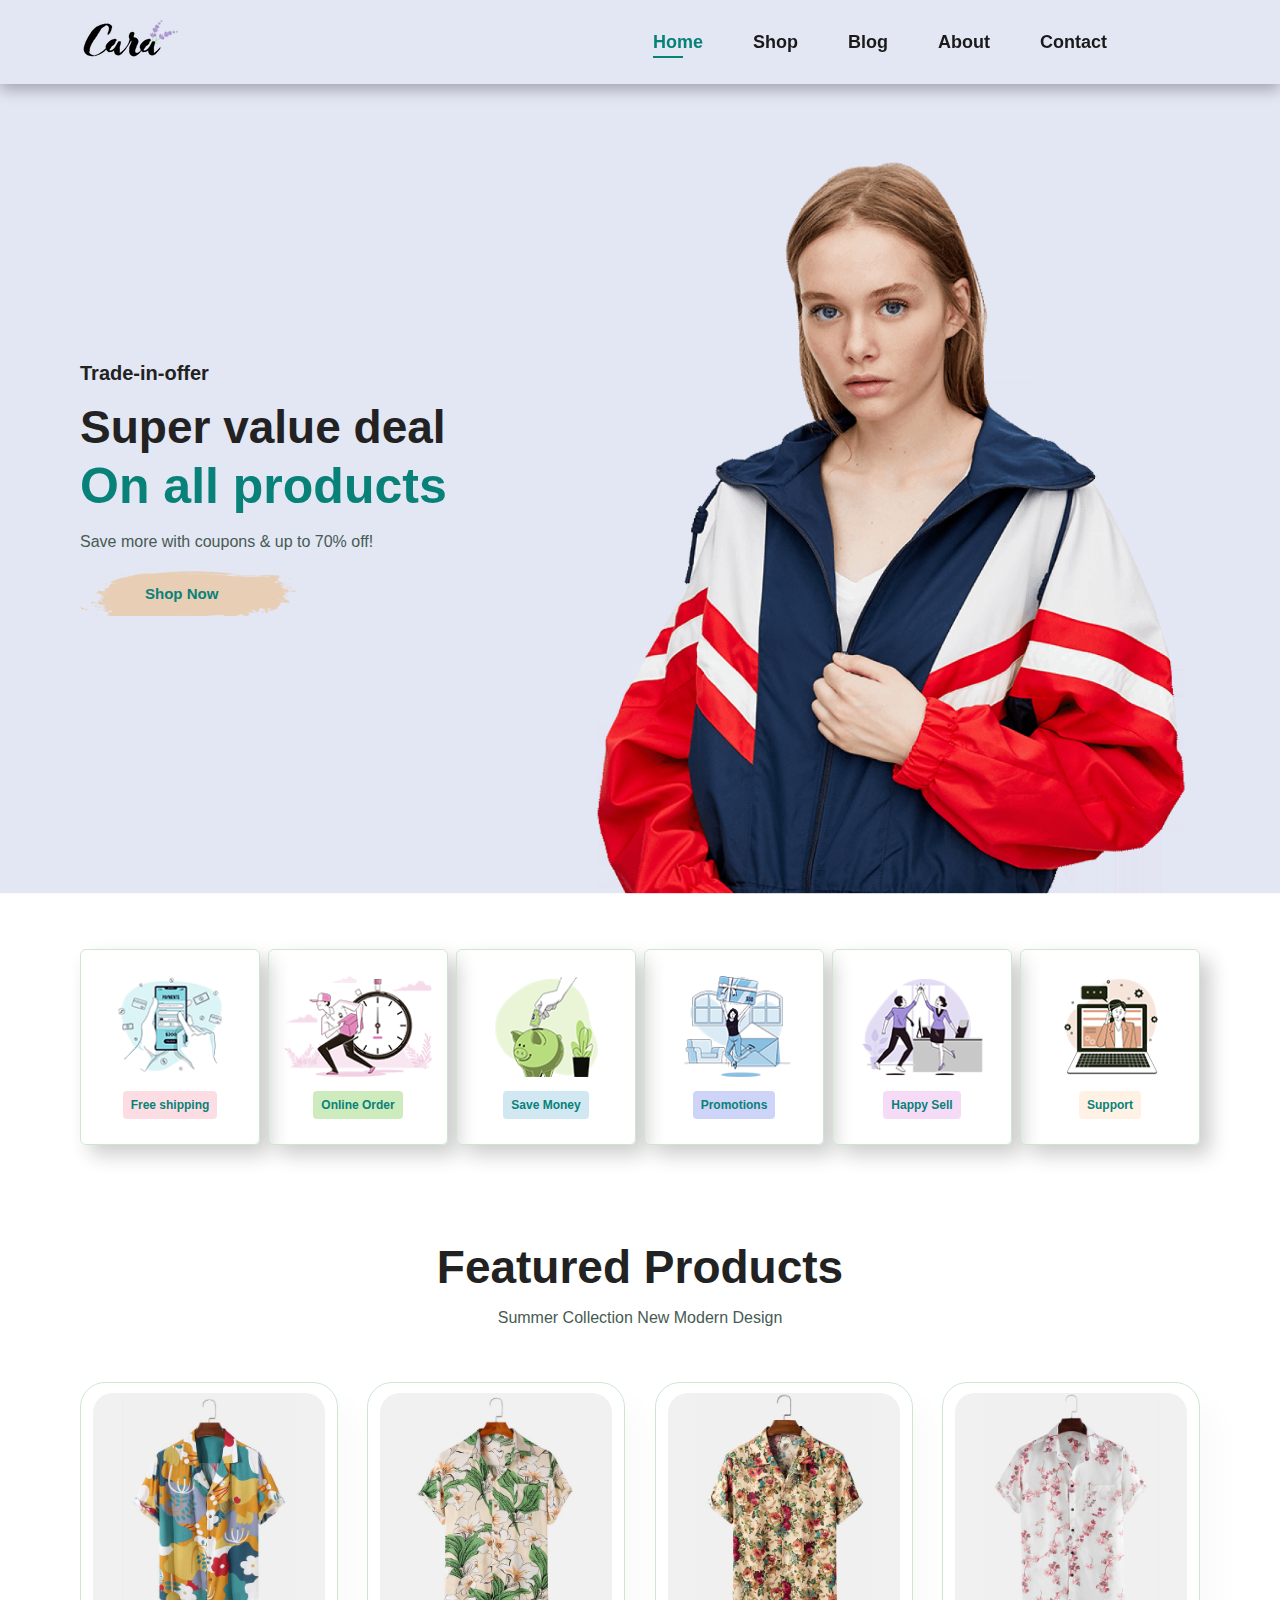
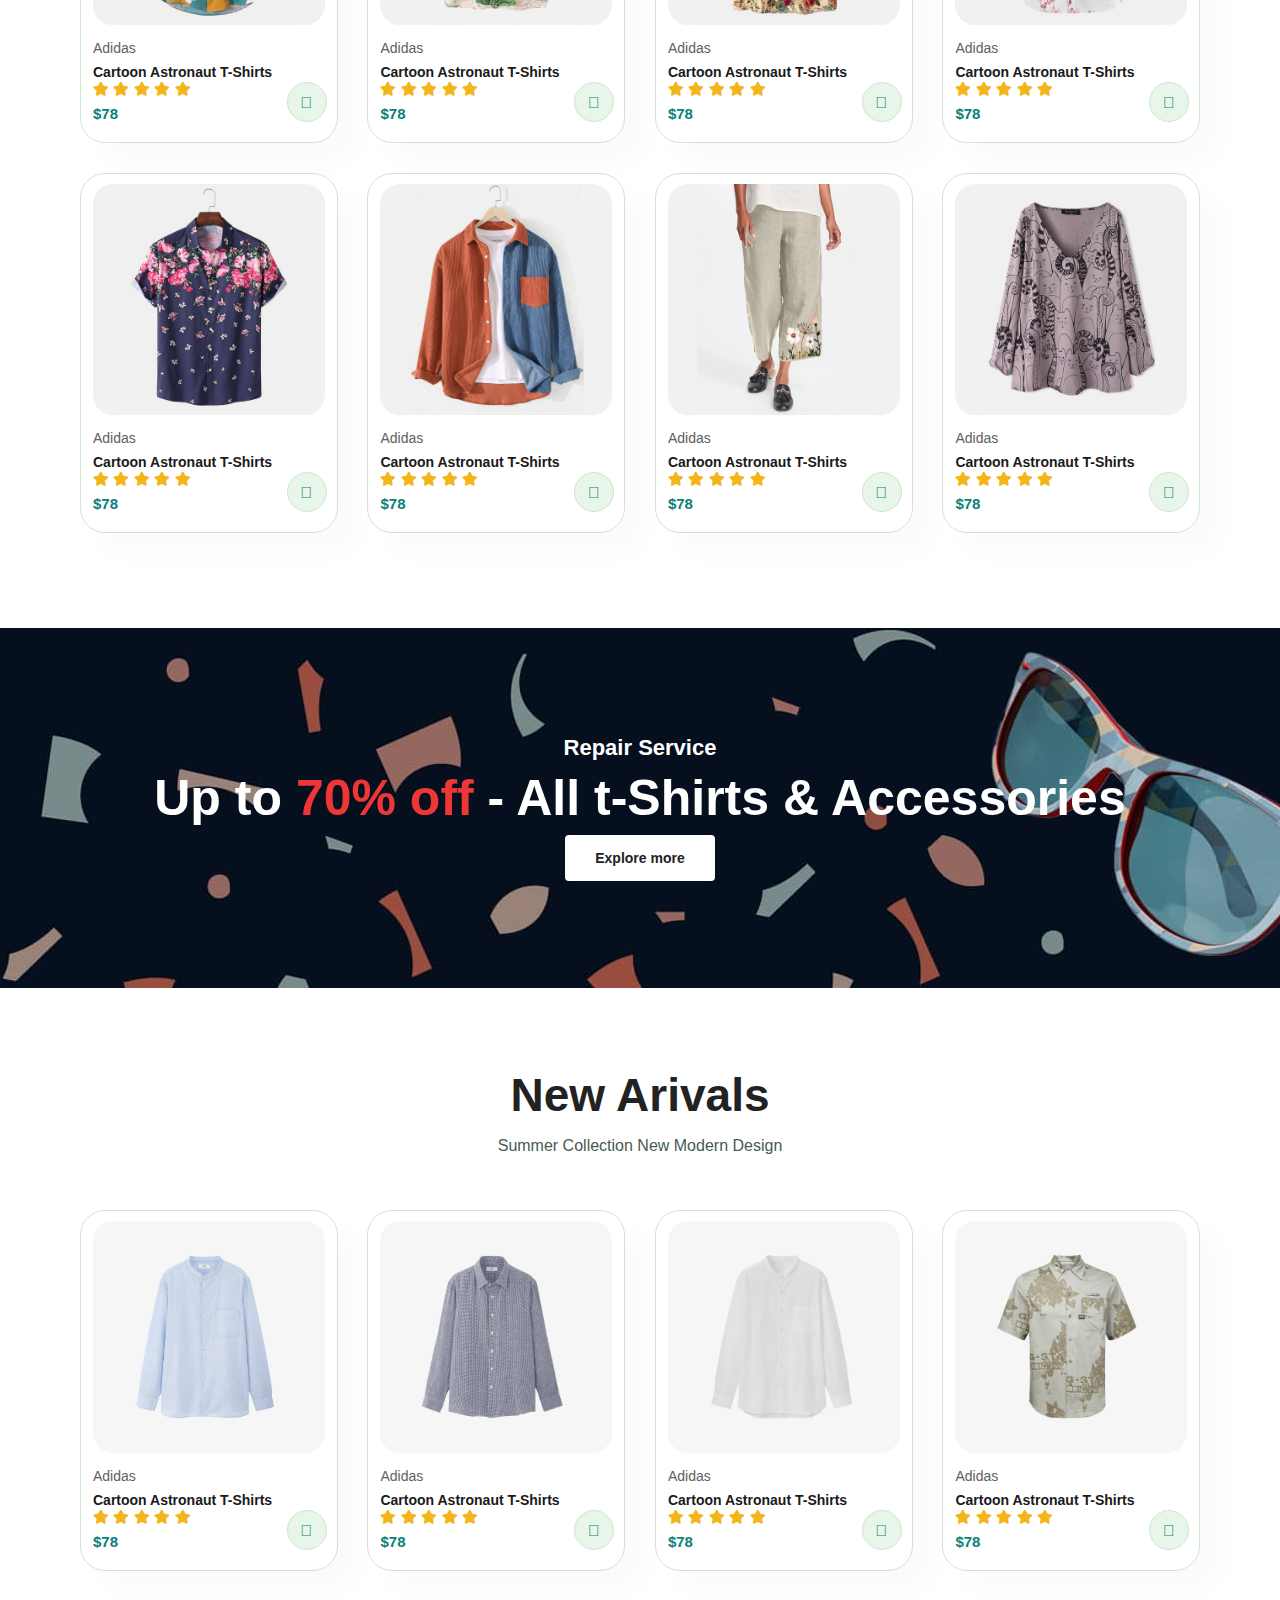
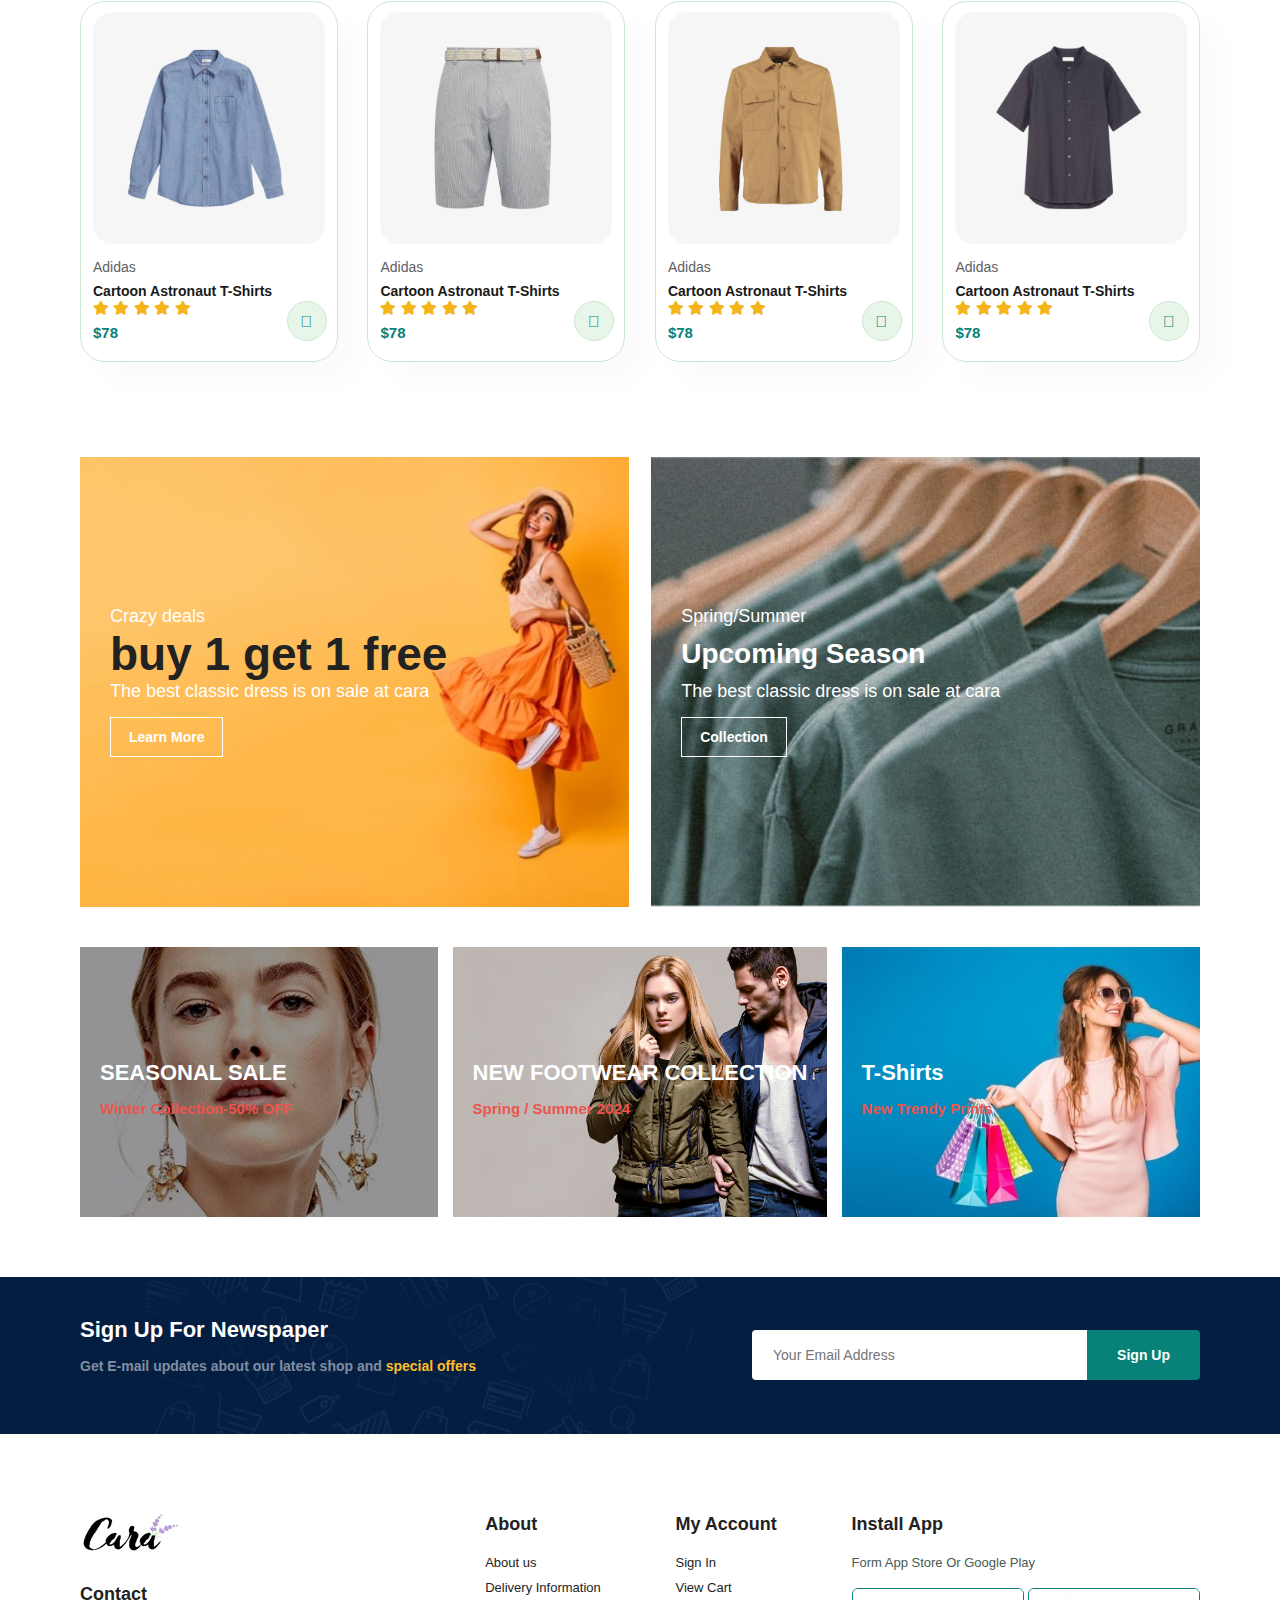
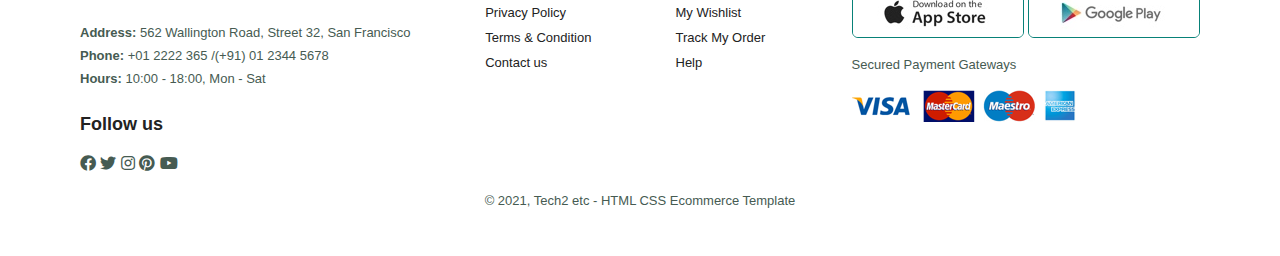
<file: index.html>
<!DOCTYPE html>
<html lang="en">
<head>
    <meta charset="UTF-8">
    <meta name="viewport" content="width=device-width, initial-scale=1.0">
    <title>Ecommerce website</title>
    <link rel="stylesheet" href="https://pro.fontawesome.com/releases/v5.10.0/css/all.css" />
    <link rel="stylesheet" href="style.css">
</head>
<body>
    <section id="header">
        <a href="#"><img src="img/logo.png" class="logo"></a>

        <div>
            <ul id="navbar">
                <li><a class="active" href="index.html">Home</a></li>
                <li><a href="shop.html">Shop</a></li>
                <li><a href="blog.html">Blog</a></li>
                <li><a href="about.html">About</a></li>
                <li><a href="contact.html">Contact</a></li>
                <li><a href="cart.html"><i class="far fa-shopping-bag"></i></a></li>
                <a href="#" id="close"><i class="far fa-times"></i></a>
            </ul>
        </div>
        <div id="mobile">
            <i id="bar" class="fas fa-list"></i>
        </div>
    </section>

    <section id="hero">
        <h4>Trade-in-offer</h4>
        <h2>Super value deal</h2>
        <h1>On all products</h1>
        <p>Save more with coupons & up to 70% off! </p>
        <button>Shop Now</button>
    </section>

    <section id="feature" class="section-p1">
        <div class="fe-box">
            <img src="img/features/f1.png" alt="">
            <h6>Free shipping</h6>
        </div>
        <div class="fe-box">
            <img src="img/features/f2.png" alt="">
            <h6>Online Order</h6>
        </div>
        <div class="fe-box">
            <img src="img/features/f3.png" alt="">
            <h6>Save Money</h6>
        </div>
        <div class="fe-box">
            <img src="img/features/f4.png" alt="">
            <h6>Promotions</h6>
        </div>
        <div class="fe-box">
            <img src="img/features/f5.png" alt="">
            <h6>Happy Sell</h6>
        </div>
        <div class="fe-box">
            <img src="img/features/f6.png" alt="">
            <h6>Support</h6>
        </div>
    </section>

    <section id="product1" class="section-p1">
        <h2>Featured Products</h2>
        <p>Summer Collection New Modern Design</p>
        <div class="pro-container">
            <div class="pro">
                <img src="img/products/f1.jpg" alt="">
                <div class="des">
                    <span>Adidas</span>
                    <h5>Cartoon Astronaut T-Shirts</h5>
                    <div class="star">
                        <i class="fas fa-star"></i>
                        <i class="fas fa-star"></i>
                        <i class="fas fa-star"></i>
                        <i class="fas fa-star"></i>
                        <i class="fas fa-star"></i>
                    </div>
                    <h4>$78</h4>
                </div>
                <a href="#"><i class="fal fa-shopping-cart cart"></i></a>
            </div>
            <div class="pro">
                <img src="img/products/f2.jpg" alt="">
                <div class="des">
                    <span>Adidas</span>
                    <h5>Cartoon Astronaut T-Shirts</h5>
                    <div class="star">
                        <i class="fas fa-star"></i>
                        <i class="fas fa-star"></i>
                        <i class="fas fa-star"></i>
                        <i class="fas fa-star"></i>
                        <i class="fas fa-star"></i>
                    </div>
                    <h4>$78</h4>
                </div>
                <a href="#"><i class="fal fa-shopping-cart cart"></i></a>
            </div>
            <div class="pro">
                <img src="img/products/f3.jpg" alt="">
                <div class="des">
                    <span>Adidas</span>
                    <h5>Cartoon Astronaut T-Shirts</h5>
                    <div class="star">
                        <i class="fas fa-star"></i>
                        <i class="fas fa-star"></i>
                        <i class="fas fa-star"></i>
                        <i class="fas fa-star"></i>
                        <i class="fas fa-star"></i>
                    </div>
                    <h4>$78</h4>
                </div>
                <a href="#"><i class="fal fa-shopping-cart cart"></i></a>
            </div>
            <div class="pro">
                <img src="img/products/f4.jpg" alt="">
                <div class="des">
                    <span>Adidas</span>
                    <h5>Cartoon Astronaut T-Shirts</h5>
                    <div class="star">
                        <i class="fas fa-star"></i>
                        <i class="fas fa-star"></i>
                        <i class="fas fa-star"></i>
                        <i class="fas fa-star"></i>
                        <i class="fas fa-star"></i>
                    </div>
                    <h4>$78</h4>
                </div>
                <a href="#"><i class="fal fa-shopping-cart cart"></i></a>
            </div>
            <div class="pro">
                <img src="img/products/f5.jpg" alt="">
                <div class="des">
                    <span>Adidas</span>
                    <h5>Cartoon Astronaut T-Shirts</h5>
                    <div class="star">
                        <i class="fas fa-star"></i>
                        <i class="fas fa-star"></i>
                        <i class="fas fa-star"></i>
                        <i class="fas fa-star"></i>
                        <i class="fas fa-star"></i>
                    </div>
                    <h4>$78</h4>
                </div>
                <a href="#"><i class="fal fa-shopping-cart cart"></i></a>
            </div>
            <div class="pro">
                <img src="img/products/f6.jpg" alt="">
                <div class="des">
                    <span>Adidas</span>
                    <h5>Cartoon Astronaut T-Shirts</h5>
                    <div class="star">
                        <i class="fas fa-star"></i>
                        <i class="fas fa-star"></i>
                        <i class="fas fa-star"></i>
                        <i class="fas fa-star"></i>
                        <i class="fas fa-star"></i>
                    </div>
                    <h4>$78</h4>
                </div>
                <a href="#"><i class="fal fa-shopping-cart cart"></i></a>
            </div>
            <div class="pro">
                <img src="img/products/f7.jpg" alt="">
                <div class="des">
                    <span>Adidas</span>
                    <h5>Cartoon Astronaut T-Shirts</h5>
                    <div class="star">
                        <i class="fas fa-star"></i>
                        <i class="fas fa-star"></i>
                        <i class="fas fa-star"></i>
                        <i class="fas fa-star"></i>
                        <i class="fas fa-star"></i>
                    </div>
                    <h4>$78</h4>
                </div>
                <a href="#"><i class="fal fa-shopping-cart cart"></i></a>
            </div>
            <div class="pro">
                <img src="img/products/f8.jpg" alt="">
                <div class="des">
                    <span>Adidas</span>
                    <h5>Cartoon Astronaut T-Shirts</h5>
                    <div class="star">
                        <i class="fas fa-star"></i>
                        <i class="fas fa-star"></i>
                        <i class="fas fa-star"></i>
                        <i class="fas fa-star"></i>
                        <i class="fas fa-star"></i>
                    </div>
                    <h4>$78</h4>
                </div>
                <a href="#"><i class="fal fa-shopping-cart cart"></i></a>
            </div>
        </div>
    </section>

    <section id="banner" class="section-m1">
        <h4>Repair Service</h4>
        <h2>Up to <span>70% off</span> - All t-Shirts & Accessories</h2>
        <button class="normal">Explore more</button>
    </section>

    <section id="product1" class="section-p1">
        <h2>New Arivals</h2>
        <p>Summer Collection New Modern Design</p>
        <div class="pro-container">
            <div class="pro">
                <img src="img/products/n1.jpg" alt="">
                <div class="des">
                    <span>Adidas</span>
                    <h5>Cartoon Astronaut T-Shirts</h5>
                    <div class="star">
                        <i class="fas fa-star"></i>
                        <i class="fas fa-star"></i>
                        <i class="fas fa-star"></i>
                        <i class="fas fa-star"></i>
                        <i class="fas fa-star"></i>
                    </div>
                    <h4>$78</h4>
                </div>
                <a href="#"><i class="fal fa-shopping-cart cart"></i></a>
            </div>
            <div class="pro">
                <img src="img/products/n2.jpg" alt="">
                <div class="des">
                    <span>Adidas</span>
                    <h5>Cartoon Astronaut T-Shirts</h5>
                    <div class="star">
                        <i class="fas fa-star"></i>
                        <i class="fas fa-star"></i>
                        <i class="fas fa-star"></i>
                        <i class="fas fa-star"></i>
                        <i class="fas fa-star"></i>
                    </div>
                    <h4>$78</h4>
                </div>
                <a href="#"><i class="fal fa-shopping-cart cart"></i></a>
            </div>
            <div class="pro">
                <img src="img/products/n3.jpg" alt="">
                <div class="des">
                    <span>Adidas</span>
                    <h5>Cartoon Astronaut T-Shirts</h5>
                    <div class="star">
                        <i class="fas fa-star"></i>
                        <i class="fas fa-star"></i>
                        <i class="fas fa-star"></i>
                        <i class="fas fa-star"></i>
                        <i class="fas fa-star"></i>
                    </div>
                    <h4>$78</h4>
                </div>
                <a href="#"><i class="fal fa-shopping-cart cart"></i></a>
            </div>
            <div class="pro">
                <img src="img/products/n4.jpg" alt="">
                <div class="des">
                    <span>Adidas</span>
                    <h5>Cartoon Astronaut T-Shirts</h5>
                    <div class="star">
                        <i class="fas fa-star"></i>
                        <i class="fas fa-star"></i>
                        <i class="fas fa-star"></i>
                        <i class="fas fa-star"></i>
                        <i class="fas fa-star"></i>
                    </div>
                    <h4>$78</h4>
                </div>
                <a href="#"><i class="fal fa-shopping-cart cart"></i></a>
            </div>
            <div class="pro">
                <img src="img/products/n5.jpg" alt="">
                <div class="des">
                    <span>Adidas</span>
                    <h5>Cartoon Astronaut T-Shirts</h5>
                    <div class="star">
                        <i class="fas fa-star"></i>
                        <i class="fas fa-star"></i>
                        <i class="fas fa-star"></i>
                        <i class="fas fa-star"></i>
                        <i class="fas fa-star"></i>
                    </div>
                    <h4>$78</h4>
                </div>
                <a href="#"><i class="fal fa-shopping-cart cart"></i></a>
            </div>
            <div class="pro">
                <img src="img/products/n6.jpg" alt="">
                <div class="des">
                    <span>Adidas</span>
                    <h5>Cartoon Astronaut T-Shirts</h5>
                    <div class="star">
                        <i class="fas fa-star"></i>
                        <i class="fas fa-star"></i>
                        <i class="fas fa-star"></i>
                        <i class="fas fa-star"></i>
                        <i class="fas fa-star"></i>
                    </div>
                    <h4>$78</h4>
                </div>
                <a href="#"><i class="fal fa-shopping-cart cart"></i></a>
            </div>
            <div class="pro">
                <img src="img/products/n7.jpg" alt="">
                <div class="des">
                    <span>Adidas</span>
                    <h5>Cartoon Astronaut T-Shirts</h5>
                    <div class="star">
                        <i class="fas fa-star"></i>
                        <i class="fas fa-star"></i>
                        <i class="fas fa-star"></i>
                        <i class="fas fa-star"></i>
                        <i class="fas fa-star"></i>
                    </div>
                    <h4>$78</h4>
                </div>
                <a href="#"><i class="fal fa-shopping-cart cart"></i></a>
            </div>
            <div class="pro">
                <img src="img/products/n8.jpg" alt="">
                <div class="des">
                    <span>Adidas</span>
                    <h5>Cartoon Astronaut T-Shirts</h5>
                    <div class="star">
                        <i class="fas fa-star"></i>
                        <i class="fas fa-star"></i>
                        <i class="fas fa-star"></i>
                        <i class="fas fa-star"></i>
                        <i class="fas fa-star"></i>
                    </div>
                    <h4>$78</h4>
                </div>
                <a href="#"><i class="fal fa-shopping-cart cart"></i></a>
            </div>
        </div>
    </section>

    <section id="sm-banner" class="section-p1">
        <div class="banner-box">
            <h4>Crazy deals</h4>
            <h2>buy 1 get 1 free</h2>
            <span>The best classic dress is on sale at cara</span>
            <button class="white">Learn More</button>
        </div>
        <div class="banner-box banner-box2">
            <h4>Spring/Summer</h4>
            <h2>Upcoming Season</h2>
            <span>The best classic dress is on sale at cara</span>
            <button class="white">Collection</button>
        </div>
    </section>

    <section id="banner3">
        <div class="banner-box">
            <h2>SEASONAL SALE</h2>
            <h3>Winter Collection-50% OFF</h3>
        </div>
        <div class="banner-box banner-box2">
            <h2>NEW FOOTWEAR COLLECTION</h2>
            <h3>Spring / Summer 2024</h3>
        </div>
        <div class="banner-box banner-box3">
            <h2>T-Shirts</h2>
            <h3>New Trendy Prints</h3>
        </div>
    </section>

    <section id="newsletter" class="section-p1 section-m1">
        <div class="newstext">
            <h4>Sign Up For Newspaper</h4>
            <p>Get E-mail updates about our latest shop and <span>special offers</span></p>
        </div>
        <div class="search">
            <input type="text" placeholder="Your Email Address">
            <button class="normal">Sign Up</button>
        </div>
    </section>

    <footer class="section-p1">
        <div class="col">
            <img class="logo" src="img/logo.png" alt="">
            <h4>Contact</h4>
            <p><strong>Address:</strong> 562 Wallington Road, Street 32, San Francisco</p>
            <p><strong>Phone:</strong> +01 2222 365 /(+91) 01 2344 5678</p>
            <p><strong>Hours:</strong> 10:00 - 18:00, Mon - Sat</p>
            <div class="follow">
                <h4>Follow us</h4>
                <div class="icon">
                    <i class="fab fa-facebook"></i>
                    <i class="fab fa-twitter"></i>
                    <i class="fab fa-instagram"></i>
                    <i class="fab fa-pinterest"></i>
                    <i class="fab fa-youtube"></i>
                </div>
            </div>
        </div>
        <div class="col">
            <h4>About</h4>
            <a href="#">About us</a>
            <a href="#">Delivery Information</a>
            <a href="#">Privacy Policy</a>
            <a href="#">Terms & Condition</a>
            <a href="#">Contact us</a>
        </div>
        <div class="col">
            <h4>My Account</h4>
            <a href="#">Sign In</a>
            <a href="#">View Cart</a>
            <a href="#">My Wishlist</a>
            <a href="#">Track My Order</a>
            <a href="#">Help</a>
        </div>
        <div class="col install">
            <h4>Install App</h4>
            <p>Form App Store Or Google Play</p>
            <div class="row">
                <img src="img/pay/app.jpg" alt="">
                <img src="img/pay/play.jpg" alt="">
            </div>
            <p>Secured Payment  Gateways</p>
            <img src="img/pay/pay.png" alt="">
        </div>

        <div class="copyright">
            <p>© 2021, Tech2 etc - HTML CSS Ecommerce Template</p>
        </div>
    </footer>
</body>
<script src="script.js"></script>
</html>
</file>
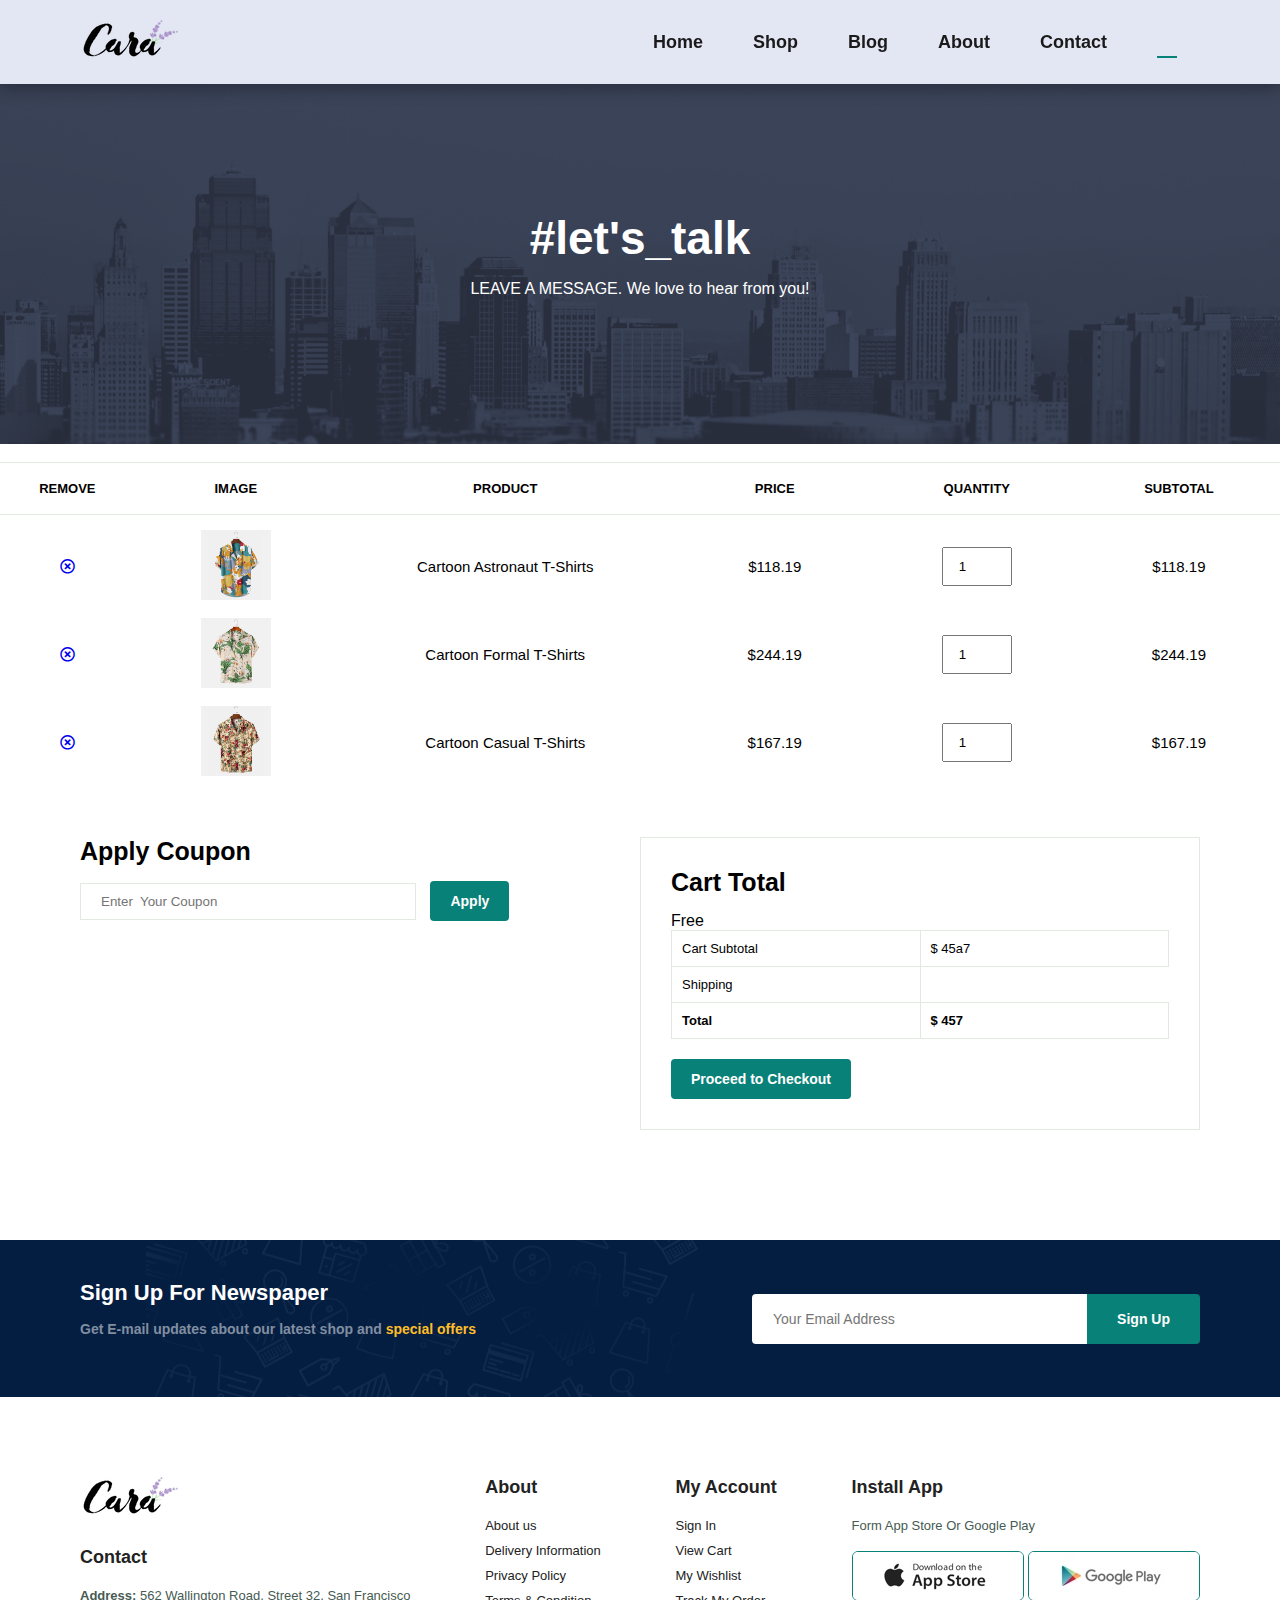
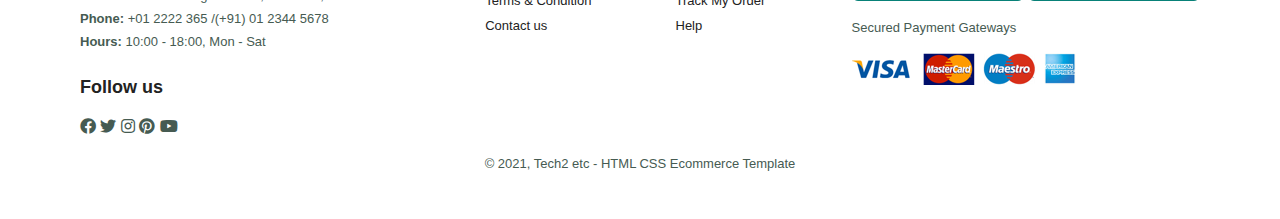
<file: cart.html>
<!DOCTYPE html>
<html lang="en">
<head>
    <meta charset="UTF-8">
    <meta name="viewport" content="width=device-width, initial-scale=1.0">
    <title>Ecommerce website</title>
    <link rel="stylesheet" href="https://pro.fontawesome.com/releases/v5.10.0/css/all.css" />
    <link rel="stylesheet" href="style.css">
</head>
<body>
    <section id="header">
        <a href="#"><img src="img/logo.png" class="logo"></a>

        <div>
            <ul id="navbar">
                <li><a href="index.html">Home</a></li>
                <li><a href="shop.html">Shop</a></li>
                <li><a href="blog.html">Blog</a></li>
                <li><a href="about.html">About</a></li>
                <li><a href="contact.html">Contact</a></li>
                <li><a class="active" href="cart.html"><i class="far fa-shopping-bag"></i></a></li>
                <a href="#" id="close"><i class="far fa-times"></i></a>
            </ul>
        </div>
        <div id="mobile">
            <i id="bar" class="fas fa-list"></i>
        </div>
    </section>

    <section id="page-header" class="about-header">
        <h2>#let's_talk</h2>
        <p>LEAVE A MESSAGE. We love to hear from you!</p>
    </section>

    <scetion id="cart" class="section-p1">
        <table width="100%">
            <thead>
                <tr>
                    <td>Remove</td>
                    <td>Image</td>
                    <td>product</td>
                    <td>Price</td>
                    <td>Quantity</td>
                    <td>Subtotal</td>
                </tr>
            </thead>
            <tbody>
                <tr>
                    <td><a href="#"><i class="far fa-times-circle"></i></a></td>
                    <td><img src="img/products/f1.jpg" alt=""></td>
                    <td>Cartoon Astronaut T-Shirts</td>
                    <td>$118.19</td>
                    <td><input type="number" value="1"></td>
                    <td>$118.19</td>
                </tr>
                <tr>
                    <td><a href="#"><i class="far fa-times-circle"></i></a></td>
                    <td><img src="img/products/f2.jpg" alt=""></td>
                    <td>Cartoon Formal T-Shirts</td>
                    <td>$244.19</td>
                    <td><input type="number" value="1"></td>
                    <td>$244.19</td>
                </tr>
                <tr>
                    <td><a href="#"><i class="far fa-times-circle"></i></a></td>
                    <td><img src="img/products/f3.jpg" alt=""></td>
                    <td>Cartoon Casual T-Shirts</td>
                    <td>$167.19</td>
                    <td><input type="number" value="1"></td>
                    <td>$167.19</td>
                </tr>
            </tbody>
        </table>
    </scetion>

    <section id="cart-add" class="section-p1">
        <div id="coupon">
            <h3>Apply Coupon</h3>
            <div>
                <input type="text" placeholder="Enter  Your Coupon">
                <button class="normal">Apply</button>
            </div>
        </div>
        <div id="subtotal">
            <h3>Cart Total</h3>
            <table>
                <tr>
                    <td>Cart Subtotal</td>
                    <td>$ 45a7</td>
                </tr>
                <tr>
                    <td>Shipping</td>
                    <tr>Free</tr>
                </tr>
                <tr>
                    <td><strong>Total</strong></td>
                    <td><strong>$ 457</strong></td>
                </tr>
            </table>
            <button class="normal">Proceed to Checkout</button>
        </div>
    </section>

    <section id="newsletter" class="section-p1 section-m1">
        <div class="newstext">
            <h4>Sign Up For Newspaper</h4>
            <p>Get E-mail updates about our latest shop and <span>special offers</span></p>
        </div>
        <div class="search">
            <input type="text" placeholder="Your Email Address">
            <button class="normal">Sign Up</button>
        </div>
    </section>

    <footer class="section-p1">
        <div class="col">
            <img class="logo" src="img/logo.png" alt="">
            <h4>Contact</h4>
            <p><strong>Address:</strong> 562 Wallington Road, Street 32, San Francisco</p>
            <p><strong>Phone:</strong> +01 2222 365 /(+91) 01 2344 5678</p>
            <p><strong>Hours:</strong> 10:00 - 18:00, Mon - Sat</p>
            <div class="follow">
                <h4>Follow us</h4>
                <div class="icon">
                    <i class="fab fa-facebook"></i>
                    <i class="fab fa-twitter"></i>
                    <i class="fab fa-instagram"></i>
                    <i class="fab fa-pinterest"></i>
                    <i class="fab fa-youtube"></i>
                </div>
            </div>
        </div>
        <div class="col">
            <h4>About</h4>
            <a href="#">About us</a>
            <a href="#">Delivery Information</a>
            <a href="#">Privacy Policy</a>
            <a href="#">Terms & Condition</a>
            <a href="#">Contact us</a>
        </div>
        <div class="col">
            <h4>My Account</h4>
            <a href="#">Sign In</a>
            <a href="#">View Cart</a>
            <a href="#">My Wishlist</a>
            <a href="#">Track My Order</a>
            <a href="#">Help</a>
        </div>
        <div class="col install">
            <h4>Install App</h4>
            <p>Form App Store Or Google Play</p>
            <div class="row">
                <img src="img/pay/app.jpg" alt="">
                <img src="img/pay/play.jpg" alt="">
            </div>
            <p>Secured Payment  Gateways</p>
            <img src="img/pay/pay.png" alt="">
        </div>

        <div class="copyright">
            <p>© 2021, Tech2 etc - HTML CSS Ecommerce Template</p>
        </div>
    </footer>
</body>
<script src="script.js"></script>
</html>
</file>
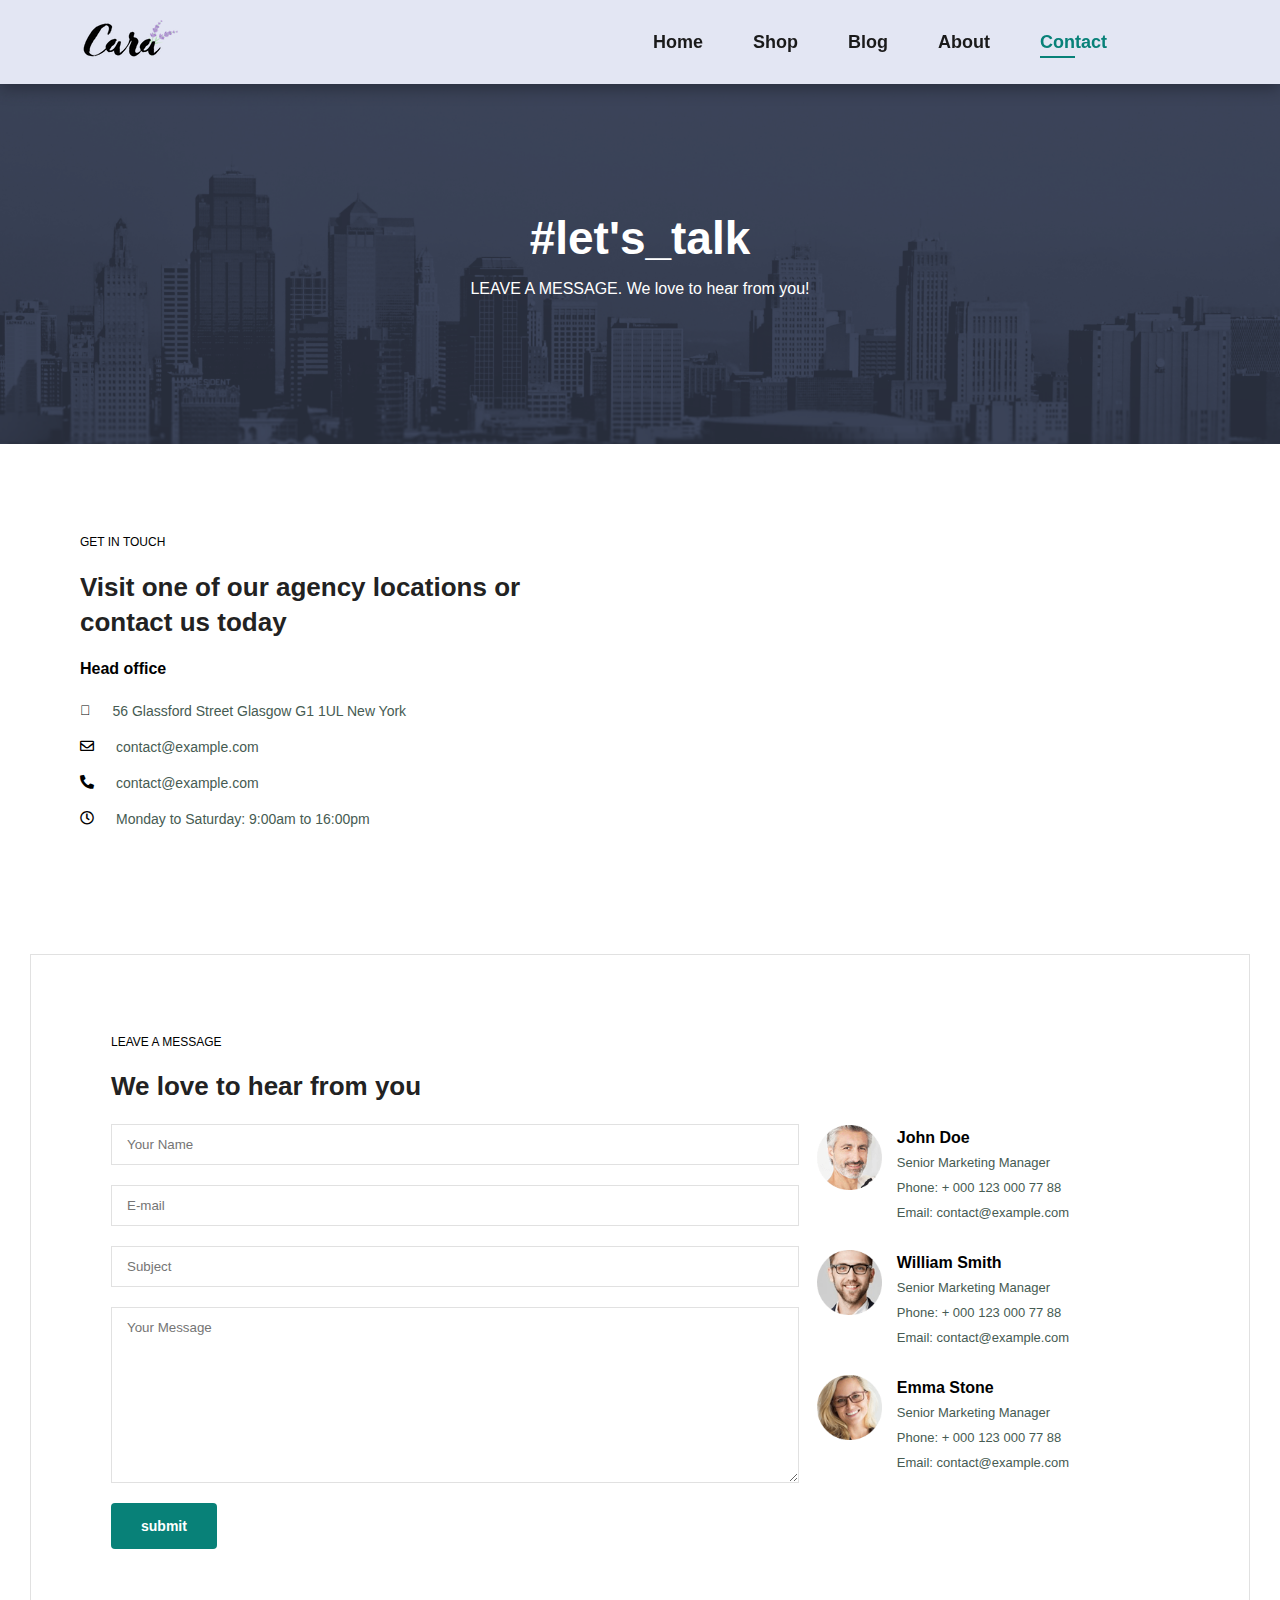
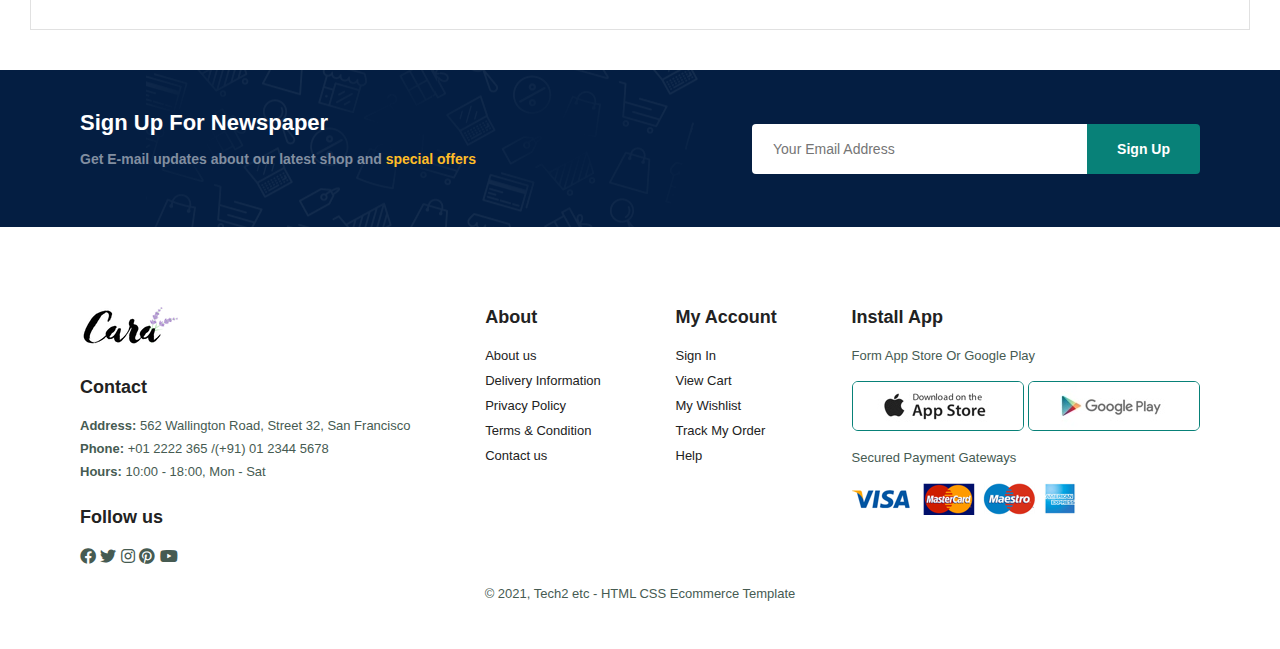
<file: contact.html>
<!DOCTYPE html>
<html lang="en">
<head>
    <meta charset="UTF-8">
    <meta name="viewport" content="width=device-width, initial-scale=1.0">
    <title>Ecommerce website</title>
    <link rel="stylesheet" href="https://pro.fontawesome.com/releases/v5.10.0/css/all.css" />
    <link rel="stylesheet" href="style.css">
</head>
<body>
    <section id="header">
        <a href="#"><img src="img/logo.png" class="logo"></a>

        <div>
            <ul id="navbar">
                <li><a href="index.html">Home</a></li>
                <li><a href="shop.html">Shop</a></li>
                <li><a href="blog.html">Blog</a></li>
                <li><a href="about.html">About</a></li>
                <li><a class="active" href="contact.html">Contact</a></li>
                <li><a href="cart.html"><i class="far fa-shopping-bag"></i></a></li>
                <a href="#" id="close"><i class="far fa-times"></i></a>
            </ul>
        </div>
        <div id="mobile">
            <i id="bar" class="fas fa-list"></i>
        </div>
    </section>

    <section id="page-header" class="about-header">
        <h2>#let's_talk</h2>
        <p>LEAVE A MESSAGE. We love to hear from you!</p>
    </section>

    <section id="contact-details" class="section-p1">
        <div class="details">
            <span>GET IN TOUCH</span>
            <h2>Visit one of our agency locations or contact us today</h2>
            <h3>Head office</h3>
            <div>
                <li>
                    <i class="fal fa-map"></i>
                    <p>56 Glassford Street Glasgow G1 1UL New York</p>
                </li>
                <li>
                    <i class="far fa-envelope"></i>
                    <p>contact@example.com</p>
                </li>
                <li>
                    <i class="fas fa-phone-alt"></i>
                    <p>contact@example.com</p>
                </li>
                <li>
                    <i class="far fa-clock"></i>
                    <p>Monday to Saturday: 9:00am to 16:00pm</p>
                </li>
            </div>
        </div>
        <div class="map">
            <iframe src="https://www.google.com/maps/embed?pb=!1m18!1m12!1m3!1d2469.687214909832!2d-1.2545179!3d51.75704289999999!2m3!1f0!2f0!3f0!3m2!1i1024!2i768!4f13.1!3m3!1m2!1s0x4876c6a9ef8c485b%3A0xd2ff1883a001afed!2sUniversity%20of%20Oxford!5e0!3m2!1sen!2sin!4v1722783002912!5m2!1sen!2sin" width="600" height="450" style="border:0;" allowfullscreen="" loading="lazy" referrerpolicy="no-referrer-when-downgrade"></iframe>
        </div>
    </section>

    <section id="form-details">
        <form action="">
            <span>LEAVE A MESSAGE</span>
            <h2>We love to hear from you</h2>
            <input type="text" placeholder="Your Name">
            <input type="text" placeholder="E-mail">
            <input type="text" placeholder="Subject">
            <textarea name="" id="" cols="30" rows="10" placeholder="Your Message"></textarea>
            <button class="normal">submit</button>
        </form>

        <div class="people">
            <div>
                <img src="img/people/1.png" alt="">
                <p><span>John Doe</span>Senior Marketing Manager <br> Phone: + 000 123 000 77 88 <br> Email: contact@example.com</p>
            </div>
            <div>
                <img src="img/people/2.png" alt="">
                <p><span>William Smith</span>Senior Marketing Manager <br> Phone: + 000 123 000 77 88 <br> Email: contact@example.com</p>
            </div>
            <div>
                <img src="img/people/3.png" alt="">
                <p><span>Emma Stone</span>Senior Marketing Manager <br> Phone: + 000 123 000 77 88 <br> Email: contact@example.com</p>
            </div>
        </div>
    </section>

    <section id="newsletter" class="section-p1 section-m1">
        <div class="newstext">
            <h4>Sign Up For Newspaper</h4>
            <p>Get E-mail updates about our latest shop and <span>special offers</span></p>
        </div>
        <div class="search">
            <input type="text" placeholder="Your Email Address">
            <button class="normal">Sign Up</button>
        </div>
    </section>

    <footer class="section-p1">
        <div class="col">
            <img class="logo" src="img/logo.png" alt="">
            <h4>Contact</h4>
            <p><strong>Address:</strong> 562 Wallington Road, Street 32, San Francisco</p>
            <p><strong>Phone:</strong> +01 2222 365 /(+91) 01 2344 5678</p>
            <p><strong>Hours:</strong> 10:00 - 18:00, Mon - Sat</p>
            <div class="follow">
                <h4>Follow us</h4>
                <div class="icon">
                    <i class="fab fa-facebook"></i>
                    <i class="fab fa-twitter"></i>
                    <i class="fab fa-instagram"></i>
                    <i class="fab fa-pinterest"></i>
                    <i class="fab fa-youtube"></i>
                </div>
            </div>
        </div>
        <div class="col">
            <h4>About</h4>
            <a href="#">About us</a>
            <a href="#">Delivery Information</a>
            <a href="#">Privacy Policy</a>
            <a href="#">Terms & Condition</a>
            <a href="#">Contact us</a>
        </div>
        <div class="col">
            <h4>My Account</h4>
            <a href="#">Sign In</a>
            <a href="#">View Cart</a>
            <a href="#">My Wishlist</a>
            <a href="#">Track My Order</a>
            <a href="#">Help</a>
        </div>
        <div class="col install">
            <h4>Install App</h4>
            <p>Form App Store Or Google Play</p>
            <div class="row">
                <img src="img/pay/app.jpg" alt="">
                <img src="img/pay/play.jpg" alt="">
            </div>
            <p>Secured Payment  Gateways</p>
            <img src="img/pay/pay.png" alt="">
        </div>

        <div class="copyright">
            <p>© 2021, Tech2 etc - HTML CSS Ecommerce Template</p>
        </div>
    </footer>
</body>
<script src="script.js"></script>
</html>
</file>
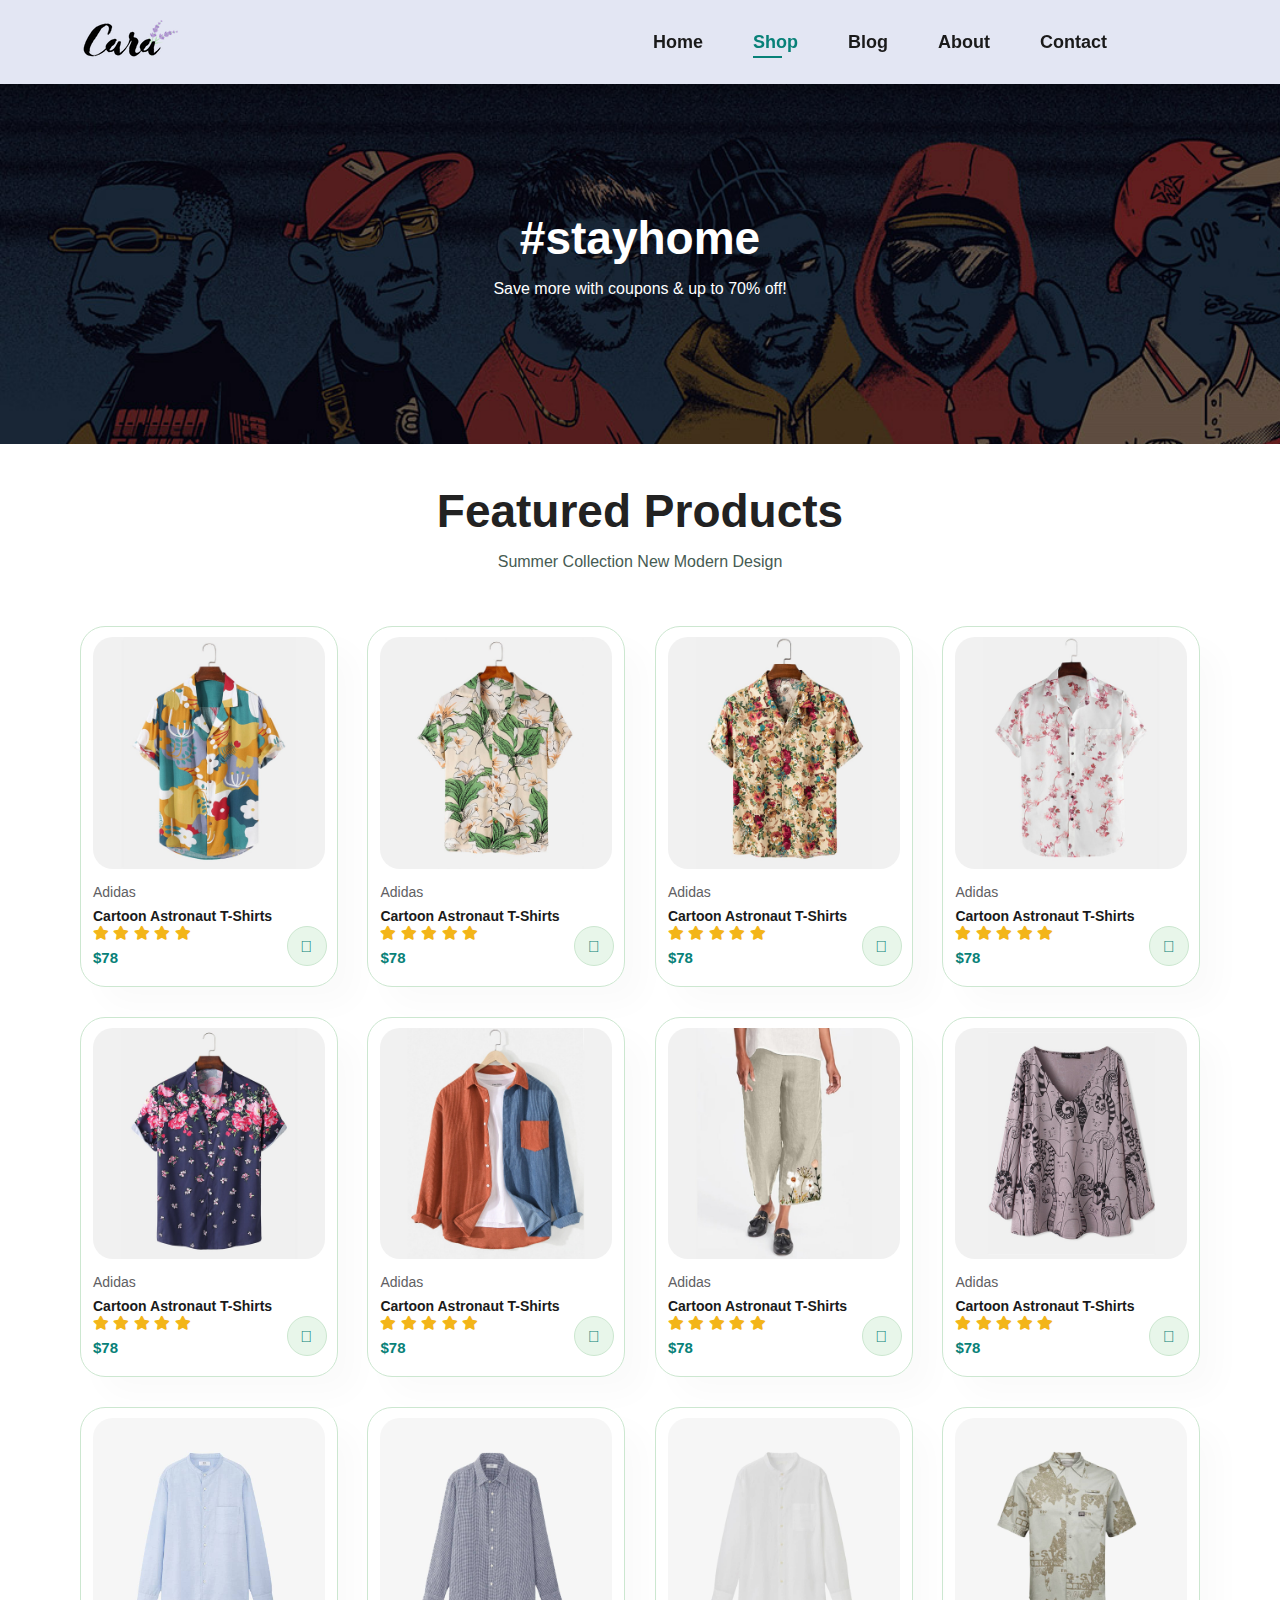
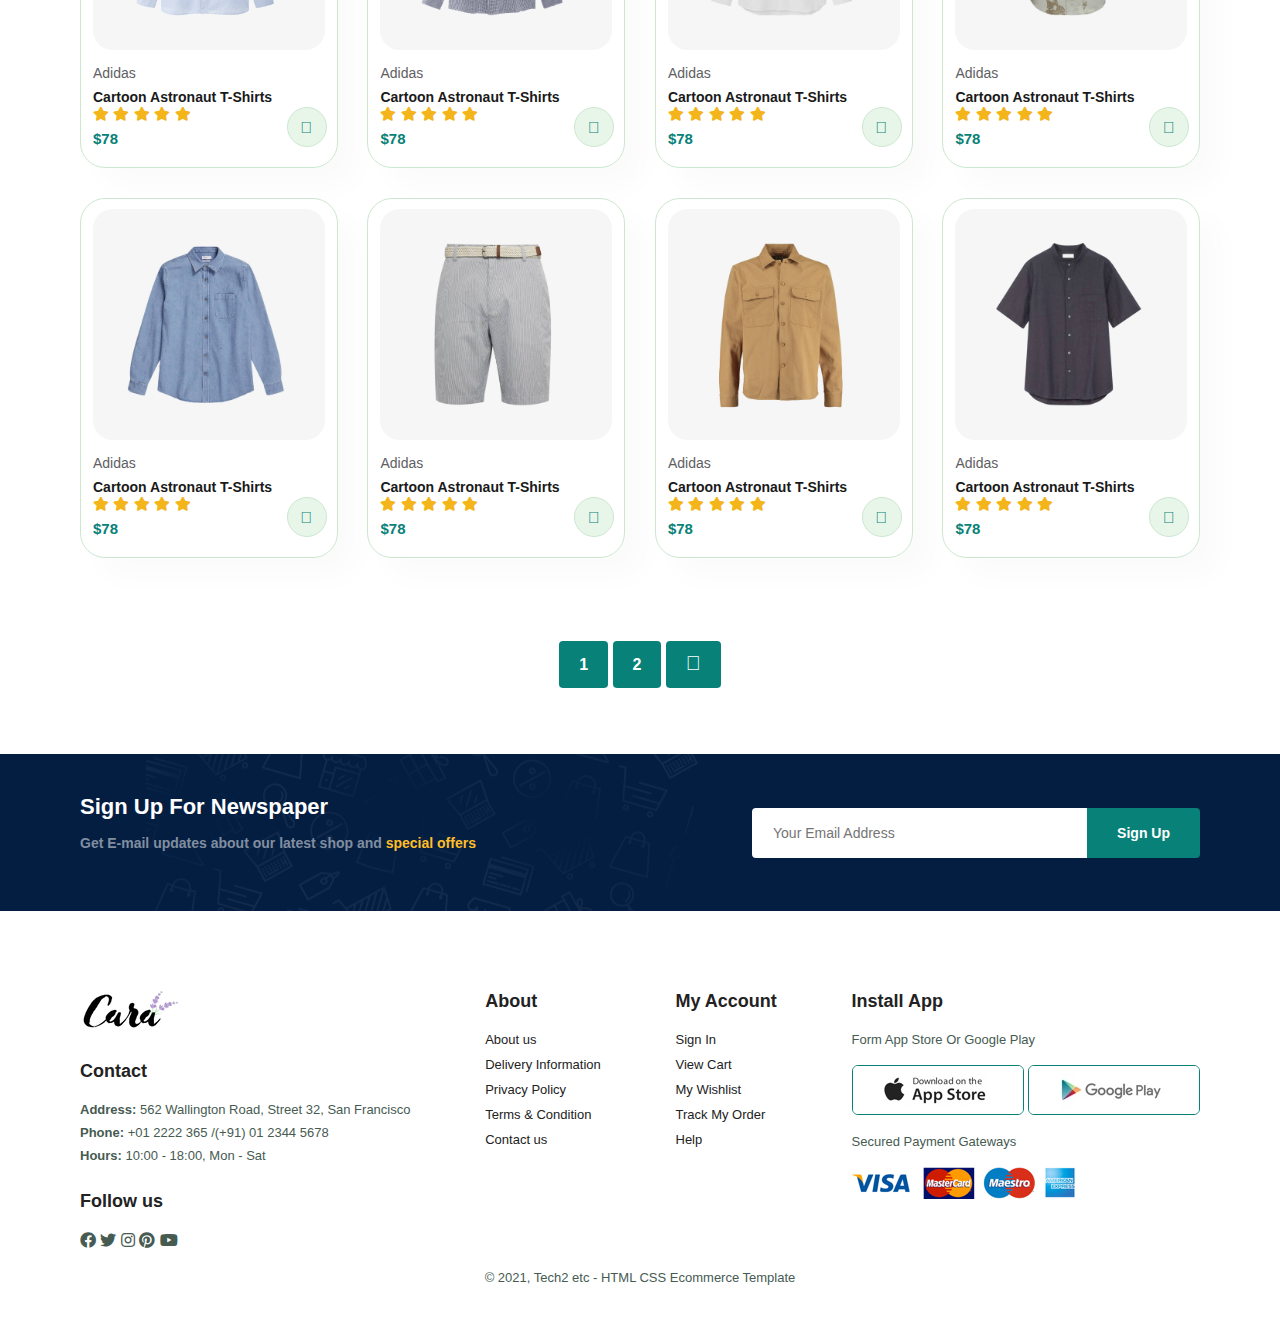
<file: shop.html>
<!DOCTYPE html>
<html lang="en">
<head>
    <meta charset="UTF-8">
    <meta name="viewport" content="width=device-width, initial-scale=1.0">
    <title>Ecommerce website</title>
    <link rel="stylesheet" href="https://pro.fontawesome.com/releases/v5.10.0/css/all.css" />
    <link rel="stylesheet" href="style.css">
</head>
<body>
    <section id="header">
        <a href="#"><img src="img/logo.png" class="logo"></a>

        <div>
            <ul id="navbar">
                <li><a href="index.html">Home</a></li>
                <li><a class="active" href="shop.html">Shop</a></li>
                <li><a href="blog.html">Blog</a></li>
                <li><a href="about.html">About</a></li>
                <li><a href="contact.html">Contact</a></li>
                <li><a href="cart.html"><i class="far fa-shopping-bag"></i></a></li>
                <a href="#" id="close"><i class="far fa-times"></i></a>
            </ul>
        </div>
        <div id="mobile">
            <i id="bar" class="fas fa-list"></i>
        </div>
    </section>

    <section id="page-header">
        <h2>#stayhome</h2>
        <p>Save more with coupons & up to 70% off! </p>
    </section>

    <section id="product1" class="section-p1">
        <h2>Featured Products</h2>
        <p>Summer Collection New Modern Design</p>
        <div class="pro-container">
            <div class="pro" onclick="window.location.href = 'sproduct.html';">
                <img src="img/products/f1.jpg" alt="">
                <div class="des">
                    <span>Adidas</span>
                    <h5>Cartoon Astronaut T-Shirts</h5>
                    <div class="star">
                        <i class="fas fa-star"></i>
                        <i class="fas fa-star"></i>
                        <i class="fas fa-star"></i>
                        <i class="fas fa-star"></i>
                        <i class="fas fa-star"></i>
                    </div>
                    <h4>$78</h4>
                </div>
                <a href="#"><i class="fal fa-shopping-cart cart"></i></a>
            </div>
            <div class="pro">
                <img src="img/products/f2.jpg" alt="">
                <div class="des">
                    <span>Adidas</span>
                    <h5>Cartoon Astronaut T-Shirts</h5>
                    <div class="star">
                        <i class="fas fa-star"></i>
                        <i class="fas fa-star"></i>
                        <i class="fas fa-star"></i>
                        <i class="fas fa-star"></i>
                        <i class="fas fa-star"></i>
                    </div>
                    <h4>$78</h4>
                </div>
                <a href="#"><i class="fal fa-shopping-cart cart"></i></a>
            </div>
            <div class="pro">
                <img src="img/products/f3.jpg" alt="">
                <div class="des">
                    <span>Adidas</span>
                    <h5>Cartoon Astronaut T-Shirts</h5>
                    <div class="star">
                        <i class="fas fa-star"></i>
                        <i class="fas fa-star"></i>
                        <i class="fas fa-star"></i>
                        <i class="fas fa-star"></i>
                        <i class="fas fa-star"></i>
                    </div>
                    <h4>$78</h4>
                </div>
                <a href="#"><i class="fal fa-shopping-cart cart"></i></a>
            </div>
            <div class="pro">
                <img src="img/products/f4.jpg" alt="">
                <div class="des">
                    <span>Adidas</span>
                    <h5>Cartoon Astronaut T-Shirts</h5>
                    <div class="star">
                        <i class="fas fa-star"></i>
                        <i class="fas fa-star"></i>
                        <i class="fas fa-star"></i>
                        <i class="fas fa-star"></i>
                        <i class="fas fa-star"></i>
                    </div>
                    <h4>$78</h4>
                </div>
                <a href="#"><i class="fal fa-shopping-cart cart"></i></a>
            </div>
            <div class="pro">
                <img src="img/products/f5.jpg" alt="">
                <div class="des">
                    <span>Adidas</span>
                    <h5>Cartoon Astronaut T-Shirts</h5>
                    <div class="star">
                        <i class="fas fa-star"></i>
                        <i class="fas fa-star"></i>
                        <i class="fas fa-star"></i>
                        <i class="fas fa-star"></i>
                        <i class="fas fa-star"></i>
                    </div>
                    <h4>$78</h4>
                </div>
                <a href="#"><i class="fal fa-shopping-cart cart"></i></a>
            </div>
            <div class="pro">
                <img src="img/products/f6.jpg" alt="">
                <div class="des">
                    <span>Adidas</span>
                    <h5>Cartoon Astronaut T-Shirts</h5>
                    <div class="star">
                        <i class="fas fa-star"></i>
                        <i class="fas fa-star"></i>
                        <i class="fas fa-star"></i>
                        <i class="fas fa-star"></i>
                        <i class="fas fa-star"></i>
                    </div>
                    <h4>$78</h4>
                </div>
                <a href="#"><i class="fal fa-shopping-cart cart"></i></a>
            </div>
            <div class="pro">
                <img src="img/products/f7.jpg" alt="">
                <div class="des">
                    <span>Adidas</span>
                    <h5>Cartoon Astronaut T-Shirts</h5>
                    <div class="star">
                        <i class="fas fa-star"></i>
                        <i class="fas fa-star"></i>
                        <i class="fas fa-star"></i>
                        <i class="fas fa-star"></i>
                        <i class="fas fa-star"></i>
                    </div>
                    <h4>$78</h4>
                </div>
                <a href="#"><i class="fal fa-shopping-cart cart"></i></a>
            </div>
            <div class="pro">
                <img src="img/products/f8.jpg" alt="">
                <div class="des">
                    <span>Adidas</span>
                    <h5>Cartoon Astronaut T-Shirts</h5>
                    <div class="star">
                        <i class="fas fa-star"></i>
                        <i class="fas fa-star"></i>
                        <i class="fas fa-star"></i>
                        <i class="fas fa-star"></i>
                        <i class="fas fa-star"></i>
                    </div>
                    <h4>$78</h4>
                </div>
                <a href="#"><i class="fal fa-shopping-cart cart"></i></a>
            </div>
        
            <div class="pro">
                <img src="img/products/n1.jpg" alt="">
                <div class="des">
                    <span>Adidas</span>
                    <h5>Cartoon Astronaut T-Shirts</h5>
                    <div class="star">
                        <i class="fas fa-star"></i>
                        <i class="fas fa-star"></i>
                        <i class="fas fa-star"></i>
                        <i class="fas fa-star"></i>
                        <i class="fas fa-star"></i>
                    </div>
                    <h4>$78</h4>
                </div>
                <a href="#"><i class="fal fa-shopping-cart cart"></i></a>
            </div>
            <div class="pro">
                <img src="img/products/n2.jpg" alt="">
                <div class="des">
                    <span>Adidas</span>
                    <h5>Cartoon Astronaut T-Shirts</h5>
                    <div class="star">
                        <i class="fas fa-star"></i>
                        <i class="fas fa-star"></i>
                        <i class="fas fa-star"></i>
                        <i class="fas fa-star"></i>
                        <i class="fas fa-star"></i>
                    </div>
                    <h4>$78</h4>
                </div>
                <a href="#"><i class="fal fa-shopping-cart cart"></i></a>
            </div>
            <div class="pro">
                <img src="img/products/n3.jpg" alt="">
                <div class="des">
                    <span>Adidas</span>
                    <h5>Cartoon Astronaut T-Shirts</h5>
                    <div class="star">
                        <i class="fas fa-star"></i>
                        <i class="fas fa-star"></i>
                        <i class="fas fa-star"></i>
                        <i class="fas fa-star"></i>
                        <i class="fas fa-star"></i>
                    </div>
                    <h4>$78</h4>
                </div>
                <a href="#"><i class="fal fa-shopping-cart cart"></i></a>
            </div>
            <div class="pro">
                <img src="img/products/n4.jpg" alt="">
                <div class="des">
                    <span>Adidas</span>
                    <h5>Cartoon Astronaut T-Shirts</h5>
                    <div class="star">
                        <i class="fas fa-star"></i>
                        <i class="fas fa-star"></i>
                        <i class="fas fa-star"></i>
                        <i class="fas fa-star"></i>
                        <i class="fas fa-star"></i>
                    </div>
                    <h4>$78</h4>
                </div>
                <a href="#"><i class="fal fa-shopping-cart cart"></i></a>
            </div>
            <div class="pro">
                <img src="img/products/n5.jpg" alt="">
                <div class="des">
                    <span>Adidas</span>
                    <h5>Cartoon Astronaut T-Shirts</h5>
                    <div class="star">
                        <i class="fas fa-star"></i>
                        <i class="fas fa-star"></i>
                        <i class="fas fa-star"></i>
                        <i class="fas fa-star"></i>
                        <i class="fas fa-star"></i>
                    </div>
                    <h4>$78</h4>
                </div>
                <a href="#"><i class="fal fa-shopping-cart cart"></i></a>
            </div>
            <div class="pro">
                <img src="img/products/n6.jpg" alt="">
                <div class="des">
                    <span>Adidas</span>
                    <h5>Cartoon Astronaut T-Shirts</h5>
                    <div class="star">
                        <i class="fas fa-star"></i>
                        <i class="fas fa-star"></i>
                        <i class="fas fa-star"></i>
                        <i class="fas fa-star"></i>
                        <i class="fas fa-star"></i>
                    </div>
                    <h4>$78</h4>
                </div>
                <a href="#"><i class="fal fa-shopping-cart cart"></i></a>
            </div>
            <div class="pro">
                <img src="img/products/n7.jpg" alt="">
                <div class="des">
                    <span>Adidas</span>
                    <h5>Cartoon Astronaut T-Shirts</h5>
                    <div class="star">
                        <i class="fas fa-star"></i>
                        <i class="fas fa-star"></i>
                        <i class="fas fa-star"></i>
                        <i class="fas fa-star"></i>
                        <i class="fas fa-star"></i>
                    </div>
                    <h4>$78</h4>
                </div>
                <a href="#"><i class="fal fa-shopping-cart cart"></i></a>
            </div>
            <div class="pro">
                <img src="img/products/n8.jpg" alt="">
                <div class="des">
                    <span>Adidas</span>
                    <h5>Cartoon Astronaut T-Shirts</h5>
                    <div class="star">
                        <i class="fas fa-star"></i>
                        <i class="fas fa-star"></i>
                        <i class="fas fa-star"></i>
                        <i class="fas fa-star"></i>
                        <i class="fas fa-star"></i>
                    </div>
                    <h4>$78</h4>
                </div>
                <a href="#"><i class="fal fa-shopping-cart cart"></i></a>
            </div>
        </div>
    </section>

    <section id="pagination" class="section-p1">
        <a href="#">1</a>
        <a href="#">2</a>
        <a href="#"><i class="fal fa-long-arrow-alt-right"></i></a>
    </section>

    <section id="newsletter" class="section-p1 section-m1">
        <div class="newstext">
            <h4>Sign Up For Newspaper</h4>
            <p>Get E-mail updates about our latest shop and <span>special offers</span></p>
        </div>
        <div class="search">
            <input type="text" placeholder="Your Email Address">
            <button class="normal">Sign Up</button>
        </div>
    </section>

    <footer class="section-p1">
        <div class="col">
            <img class="logo" src="img/logo.png" alt="">
            <h4>Contact</h4>
            <p><strong>Address:</strong> 562 Wallington Road, Street 32, San Francisco</p>
            <p><strong>Phone:</strong> +01 2222 365 /(+91) 01 2344 5678</p>
            <p><strong>Hours:</strong> 10:00 - 18:00, Mon - Sat</p>
            <div class="follow">
                <h4>Follow us</h4>
                <div class="icon">
                    <i class="fab fa-facebook"></i>
                    <i class="fab fa-twitter"></i>
                    <i class="fab fa-instagram"></i>
                    <i class="fab fa-pinterest"></i>
                    <i class="fab fa-youtube"></i>
                </div>
            </div>
        </div>
        <div class="col">
            <h4>About</h4>
            <a href="#">About us</a>
            <a href="#">Delivery Information</a>
            <a href="#">Privacy Policy</a>
            <a href="#">Terms & Condition</a>
            <a href="#">Contact us</a>
        </div>
        <div class="col">
            <h4>My Account</h4>
            <a href="#">Sign In</a>
            <a href="#">View Cart</a>
            <a href="#">My Wishlist</a>
            <a href="#">Track My Order</a>
            <a href="#">Help</a>
        </div>
        <div class="col install">
            <h4>Install App</h4>
            <p>Form App Store Or Google Play</p>
            <div class="row">
                <img src="img/pay/app.jpg" alt="">
                <img src="img/pay/play.jpg" alt="">
            </div>
            <p>Secured Payment  Gateways</p>
            <img src="img/pay/pay.png" alt="">
        </div>

        <div class="copyright">
            <p>© 2021, Tech2 etc - HTML CSS Ecommerce Template</p>
        </div>
    </footer>
</body>
<script src="script.js"></script>
</html>
</file>
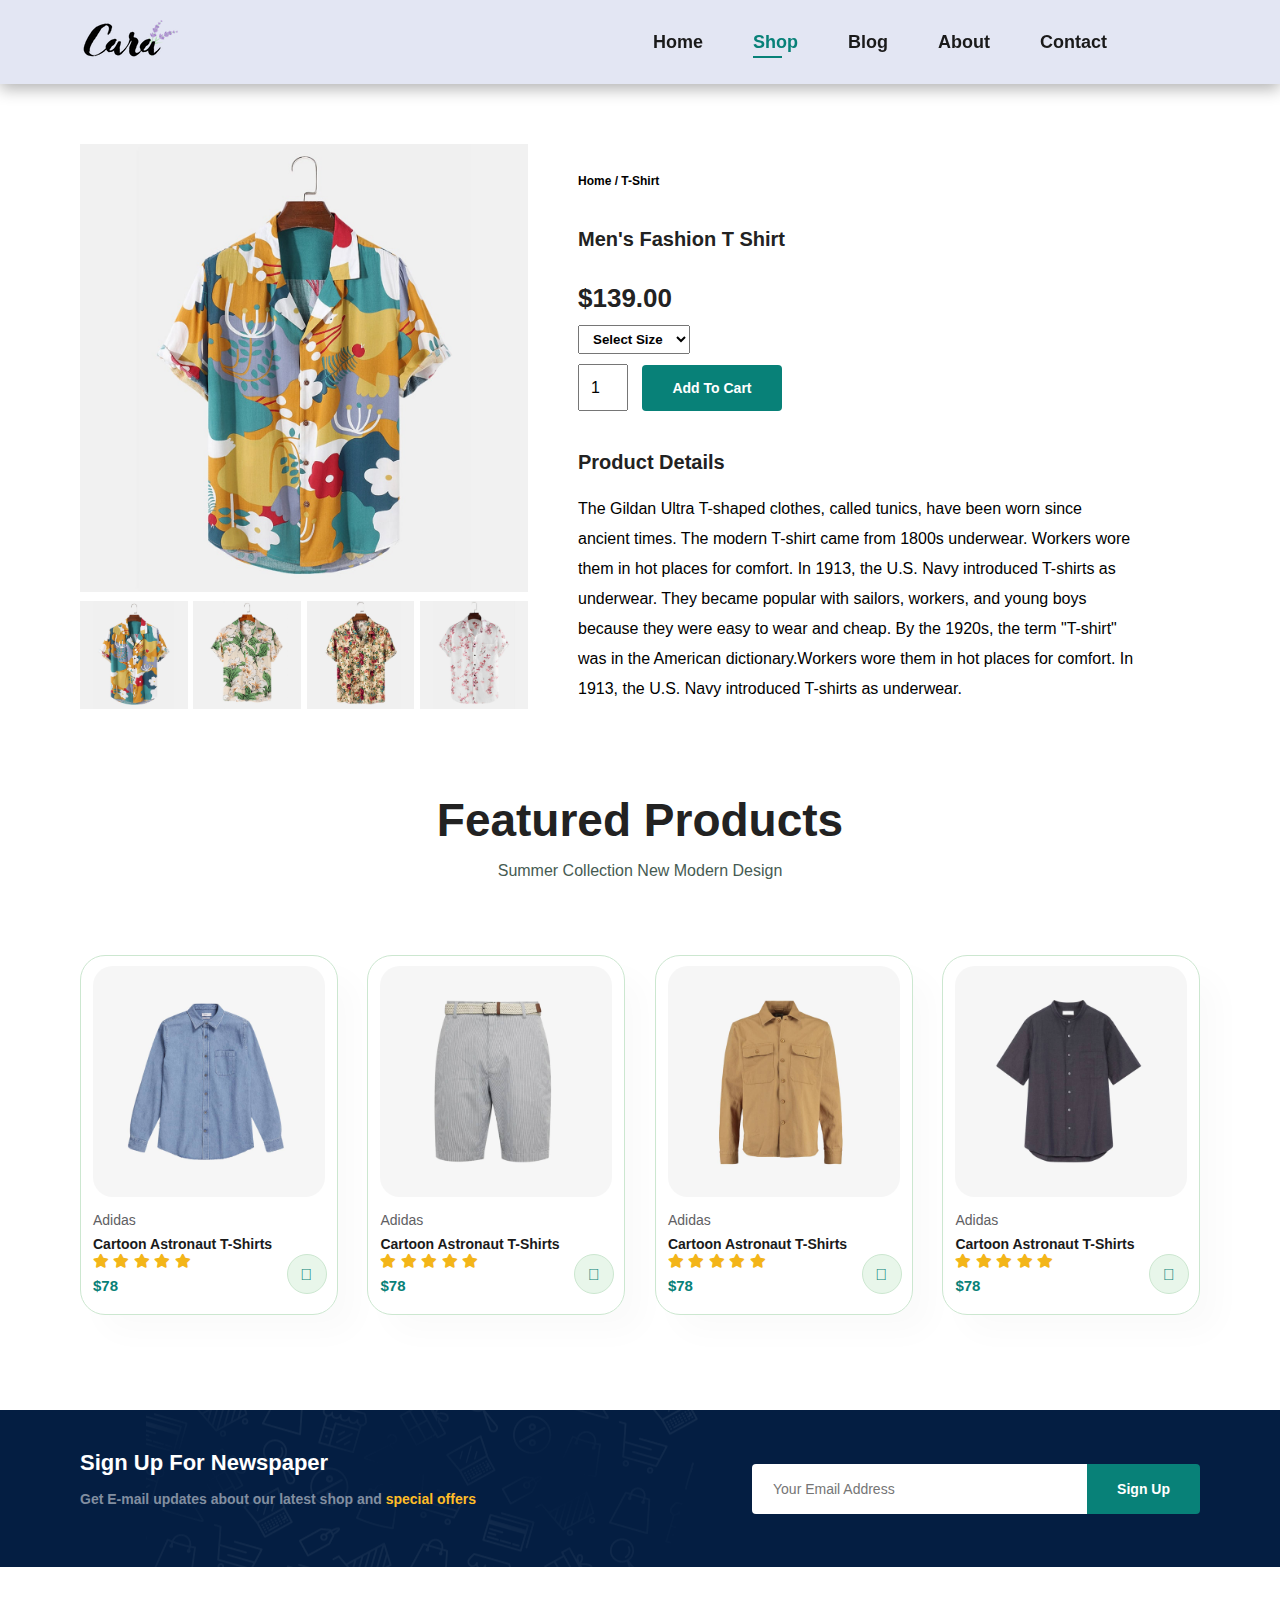
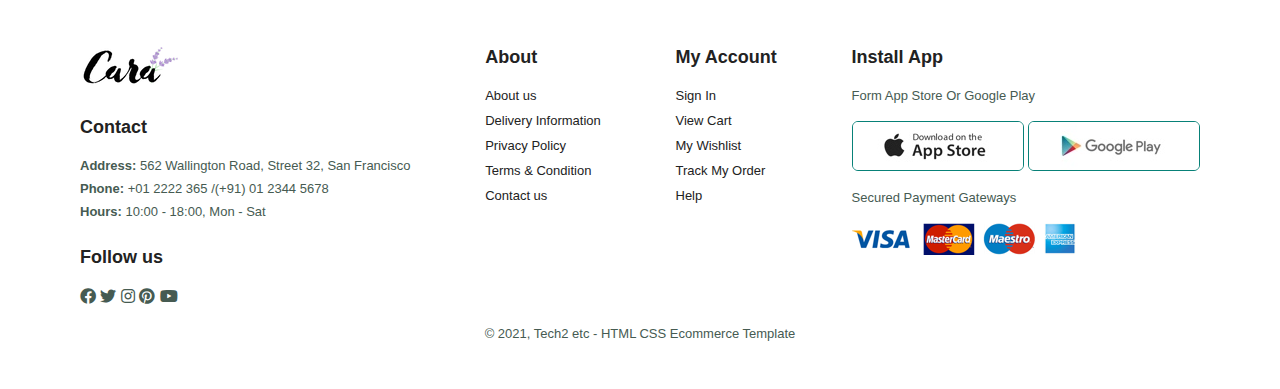
<file: sproduct.html>
<!DOCTYPE html>
<html lang="en">
<head>
    <meta charset="UTF-8">
    <meta name="viewport" content="width=device-width, initial-scale=1.0">
    <title>Ecommerce website</title>
    <link rel="stylesheet" href="https://pro.fontawesome.com/releases/v5.10.0/css/all.css" />
    <link rel="stylesheet" href="style.css">
</head>
<body>
    <section id="header">
        <a href="#"><img src="img/logo.png" class="logo"></a>

        <div>
            <ul id="navbar">
                <li><a href="index.html">Home</a></li>
                <li><a class="active" href="shop.html">Shop</a></li>
                <li><a href="blog.html">Blog</a></li>
                <li><a href="about.html">About</a></li>
                <li><a href="contact.html">Contact</a></li>
                <li><a href="cart.html"><i class="far fa-shopping-bag"></i></a></li>
                <a href="#" id="close"><i class="far fa-times"></i></a>
            </ul>
        </div>
        <div id="mobile">
            <i id="bar" class="fas fa-list"></i>
        </div>
    </section>

    <section id="prodetails" class="section-p1">
        <div class="single_pro_image">
            <img src="img/products/f1.jpg" width="100%" id="mainimg" alt="">
            <div class="small-img-group">
                <div class="small-img-col">
                    <img src="img/products/f1.jpg" width="100%" class="small-img" alt="">
                </div>
                <div class="small-img-col">
                    <img src="img/products/f2.jpg" width="100%" class="small-img" alt="">
                </div>
                <div class="small-img-col">
                    <img src="img/products/f3.jpg" width="100%" class="small-img" alt="">
                </div>
                <div class="small-img-col">
                    <img src="img/products/f4.jpg" width="100%" class="small-img" alt="">
                </div>
            </div>
        </div>

        <div class="single-pro-details">
            <h6>Home / T-Shirt</h6>
            <h4>Men's Fashion T Shirt</h4>
            <h2>$139.00</h2>
            <select>
                <option>Select Size</option>
                <option>Small</option>
                <option>Medium</option>
                <option>Large</option>
                <option>XL</option>
                <option>XXL</option>
            </select>
            <input type="number" value="1">
            <button class="normal">Add To Cart</button>
            <h4>Product Details</h4>
            <span>The Gildan Ultra T-shaped clothes, called tunics, have been worn since ancient times. The modern T-shirt came from 1800s underwear. Workers wore them in hot places for comfort. In 1913, the U.S. Navy introduced T-shirts as underwear. They became popular with sailors, workers, and young boys because they were easy to wear and cheap. By the 1920s, the term "T-shirt" was in the American dictionary.Workers wore them in hot places for comfort. In 1913, the U.S. Navy introduced T-shirts as underwear.</span>
        </div>
    </section>

    <section id="product1" class="section-p1">
        <h2>Featured Products</h2>
        <p>Summer Collection New Modern Design</p>
        <div class="pro-container">
            <div class="pro-container">
                <div class="pro">
                    <img src="img/products/n5.jpg" alt="">
                    <div class="des">
                        <span>Adidas</span>
                        <h5>Cartoon Astronaut T-Shirts</h5>
                        <div class="star">
                            <i class="fas fa-star"></i>
                            <i class="fas fa-star"></i>
                            <i class="fas fa-star"></i>
                            <i class="fas fa-star"></i>
                            <i class="fas fa-star"></i>
                        </div>
                        <h4>$78</h4>
                    </div>
                    <a href="#"><i class="fal fa-shopping-cart cart"></i></a>
                </div>
                <div class="pro">
                    <img src="img/products/n6.jpg" alt="">
                    <div class="des">
                        <span>Adidas</span>
                        <h5>Cartoon Astronaut T-Shirts</h5>
                        <div class="star">
                            <i class="fas fa-star"></i>
                            <i class="fas fa-star"></i>
                            <i class="fas fa-star"></i>
                            <i class="fas fa-star"></i>
                            <i class="fas fa-star"></i>
                        </div>
                        <h4>$78</h4>
                    </div>
                    <a href="#"><i class="fal fa-shopping-cart cart"></i></a>
                </div>
                <div class="pro">
                    <img src="img/products/n7.jpg" alt="">
                    <div class="des">
                        <span>Adidas</span>
                        <h5>Cartoon Astronaut T-Shirts</h5>
                        <div class="star">
                            <i class="fas fa-star"></i>
                            <i class="fas fa-star"></i>
                            <i class="fas fa-star"></i>
                            <i class="fas fa-star"></i>
                            <i class="fas fa-star"></i>
                        </div>
                        <h4>$78</h4>
                    </div>
                    <a href="#"><i class="fal fa-shopping-cart cart"></i></a>
                </div>
                <div class="pro">
                    <img src="img/products/n8.jpg" alt="">
                    <div class="des">
                        <span>Adidas</span>
                        <h5>Cartoon Astronaut T-Shirts</h5>
                        <div class="star">
                            <i class="fas fa-star"></i>
                            <i class="fas fa-star"></i>
                            <i class="fas fa-star"></i>
                            <i class="fas fa-star"></i>
                            <i class="fas fa-star"></i>
                        </div>
                        <h4>$78</h4>
                    </div>
                    <a href="#"><i class="fal fa-shopping-cart cart"></i></a>
                </div>
        </div>
    </section>


    <section id="newsletter" class="section-p1 section-m1">
        <div class="newstext">
            <h4>Sign Up For Newspaper</h4>
            <p>Get E-mail updates about our latest shop and <span>special offers</span></p>
        </div>
        <div class="search">
            <input type="text" placeholder="Your Email Address">
            <button class="normal">Sign Up</button>
        </div>
    </section>

    <footer class="section-p1">
        <div class="col">
            <img class="logo" src="img/logo.png" alt="">
            <h4>Contact</h4>
            <p><strong>Address:</strong> 562 Wallington Road, Street 32, San Francisco</p>
            <p><strong>Phone:</strong> +01 2222 365 /(+91) 01 2344 5678</p>
            <p><strong>Hours:</strong> 10:00 - 18:00, Mon - Sat</p>
            <div class="follow">
                <h4>Follow us</h4>
                <div class="icon">
                    <i class="fab fa-facebook"></i>
                    <i class="fab fa-twitter"></i>
                    <i class="fab fa-instagram"></i>
                    <i class="fab fa-pinterest"></i>
                    <i class="fab fa-youtube"></i>
                </div>
            </div>
        </div>
        <div class="col">
            <h4>About</h4>
            <a href="#">About us</a>
            <a href="#">Delivery Information</a>
            <a href="#">Privacy Policy</a>
            <a href="#">Terms & Condition</a>
            <a href="#">Contact us</a>
        </div>
        <div class="col">
            <h4>My Account</h4>
            <a href="#">Sign In</a>
            <a href="#">View Cart</a>
            <a href="#">My Wishlist</a>
            <a href="#">Track My Order</a>
            <a href="#">Help</a>
        </div>
        <div class="col install">
            <h4>Install App</h4>
            <p>Form App Store Or Google Play</p>
            <div class="row">
                <img src="img/pay/app.jpg" alt="">
                <img src="img/pay/play.jpg" alt="">
            </div>
            <p>Secured Payment  Gateways</p>
            <img src="img/pay/pay.png" alt="">
        </div>

        <div class="copyright">
            <p>© 2021, Tech2 etc - HTML CSS Ecommerce Template</p>
        </div>
    </footer>

    <script>
        var mainimg = document.getElementById('mainimg')
        var smallimg = document.getElementsByClassName('small-img')

        smallimg[0].onclick = ()=>{
            mainimg.src = smallimg[0].src;
        }
        smallimg[1].onclick = ()=>{
            mainimg.src = smallimg[1].src;
        }
        smallimg[2].onclick = ()=>{
            mainimg.src = smallimg[2].src;
        }
        smallimg[3].onclick = ()=>{
            mainimg.src = smallimg[3].src;
        }
    </script>
</body>
<script src="script.js"></script>
</html>
</file>
<file: style.css>
*{
    margin: 0;
    padding: 0;
    box-sizing: border-box;
    font-family: 'spartan', sans-serif;
}

h1{
    font-size: 50px;
    line-height: 64px;
    color: #222;
}

h2{
    font-size: 46px;
    line-height: 54px;
    color: #222;
}

h4{
    font-size: 20px;
    color: #222;
}

h6{
    font-weight: 700;
    font-size: 12px;
}

p{
    font-size: 16px;
    color: #465b52;
    margin: 15px 0 20px 0;
}

.section-p1{
    padding: 40px 80px;
}

.section-m1{
    margin: 40px 0;
}

button.normal{
    font-size: 14px;
    font-weight: 600;
    padding: 15px 30px;
    color: #222;
    background-color: #fff;
    border-radius: 4px;
    cursor: pointer;
    border: none;
    outline: none;
    transition: 0.2s;
}

button.white{
    font-size: 14px;
    font-weight: 600;
    padding: 11px 18px;
    color: #fff;
    background-color: transparent;
    cursor: pointer;
    border: 1px solid #fff;
    outline: none;
    transition: 0.2s;
}

body{
    width: 100%;
}

/* header page */

#header{
    display: flex;
    align-items: center;
    justify-content: space-between;
    padding: 20px 80px;
    background-color: #e3e6f3;
    box-shadow: 0 5px 15px rgba(0, 0, 0, 0.3);
    z-index: 999;
    position: sticky;
    top: 0;
    left: 0;
}

#navbar{
    display: flex;
    align-items: center;
    justify-content: center;
}

#navbar li{
    list-style: none;
    padding: 0 25px;
    position: relative;
}

#navbar li a{
    text-decoration: none;
    font-size: 18px;
    font-weight: 600;
    color: #1a1a1a;
    transition: 0.3s ease;
}

#navbar li a:hover,
#navbar li a.active{
    color: #088178;

}

#navbar li a.active::after,
#navbar li a:hover::after{
    content: "";
    width: 30%;
    height: 2px;
    background: #088178;
    position: absolute;
    bottom: -5px;
    left: 25px;
}

#mobile{
    display: none;
    align-items: center;
}

#close{
    display: none;
}


/* home page */

#hero{
    background-image: url("img/hero4.png");
    height: 90vh;
    width: 100%;
    background-size: cover;
    background-position: top 25% right 0;
    padding: 0 80px;
    display: flex;
    flex-direction: column;
    align-items: flex-start;
    justify-content: center;
}

#hero h4{
    padding-bottom: 15px;
}

#hero h1{
    color: #088178;
}

#hero button{
    background-image: url(img/button.png);
    background-color: transparent;
    color: #088178;
    border: 0;
    padding: 14px 80px 14px 65px;
    background-repeat: no-repeat;
    cursor: pointer;
    font-weight: 700;
    font-size: 15px;
}

#feature{
    display: flex;
    align-items: center;
    justify-content: space-between;
    flex-wrap: wrap;
}

#feature .fe-box{
    width: 180px;
    text-align: center;
    padding: 25px 15px;
    box-shadow: 10px 10px 20px rgba(0,0,0,0.2);
    border: 1px solid #cce7d0;
    border-radius: 6px;
    margin: 15px 0;
}

#feature .fe-box:hover{
    box-shadow: 10px 10px 54px rgba(70,62,221,0.1);;
}

#feature .fe-box img{
    width: 100%;
    margin-bottom: 10px;
}

#feature .fe-box h6{
    display: inline-block;
    padding: 8px;
    line-height: 1;
    border-radius: 4px;
    background-color: #fddde4;
    color: #088178;
}

#feature .fe-box:nth-child(2) h6{
    background-color: #cdebbc;
}
#feature .fe-box:nth-child(3) h6{
    background-color: #d1e8f2;
}
#feature .fe-box:nth-child(4) h6{
    background-color: #cdd4f8;
}
#feature .fe-box:nth-child(5) h6{
    background-color: #f6dbf6;
}
#feature .fe-box:nth-child(6) h6{
    background-color: #fff2e5;
}


/* product area */

#product1{
    text-align: center;
}

#product1 .pro-container{
    display: flex;
    justify-content: space-between;
    padding-top: 20px;
    flex-wrap: wrap;
}

#product1 .pro{
    width: 23%;
    min-width: 250px;
    padding: 10px 12px;
    border: 1px solid #cce7d0;
    border-radius: 25px;
    cursor: pointer;
    box-shadow: 20px 20px 30px rgba(0,0,0,0.02);
    margin: 15px 0;
    transition: 0.2s ease;
    position: relative;
}

#product1 .pro:hover{
    box-shadow: 20px 20px 30px rgba(0,0,0,0.09);

}

#product1 .pro img{
    width: 100%;
    border-radius: 20px;
}

#product1 .pro .des{
    text-align: start;
    padding: 10px 0;
}

#product1 .pro .des span{
    color: #606063;
    font-size: 14px;
}

#product1 .pro .des h5{
    padding-top: 7px;
    color: #1a1a1a;
    font-size: 14px;
}

#product1 .pro .des i{
    font-size: 14px;
    color: rgb(243, 181, 25);
}

#product1 .pro .des h4{
    padding-top: 7px;
    font-size: 15px;
    font-weight: 700;
    color: #088178;
}
 
#product1 .pro .cart{
    width: 40px;
    height: 40px;
    line-height: 40px;
    border-radius: 50px;
    background-color: #e8f6ea;
    font-weight: 500;
    color: #088178;
    border: 1px solid #cce7d0;
    position: absolute;
    bottom: 20px;
    right: 10px;
}

#banner{
    display: flex;
    flex-direction: column;
    justify-content: center;
    align-items: center;
    text-align: center;
    background-image: url(img/banner/b2.jpg);
    width: 100%;
    height: 40vh;
    background-position: center;
    background-size: cover;
}

#banner h4{
    color: #fff;
    font-size: 22px;
}

#banner h2{
    color: #fff;
    font-size: 50px;
    padding: 10px 0;
}

#banner h2 span{ 
    color: #ef3636;
}

#banner button:hover{
    background: #088178;
    color: #fff;
}

#sm-banner{
    display: flex;
    justify-content: space-between;
    flex-wrap: wrap;
}

#sm-banner .banner-box{
    display: flex;
    flex-direction: column;
    justify-content: center;
    align-items: flex-start;
    background-image: url(img/banner/b17.jpg);
    width: 49%;
    height: 50vh;
    background-position: center;
    background-size: cover;
    padding: 30px;
}

#sm-banner .banner-box2{
    background-image: url(img/banner/b10.jpg);
}

#sm-banner .banner-box2 h2{
    color: #fff;
    font-size: 28px;
    font-weight: 600;
} 

#sm-banner h4{
    color: #fff;
    font-size: 18px;
    font-weight: 300;
}

#sm-banner span{
    color: #fff;
    font-size: 18px;
    font-weight: 500;
    padding-bottom: 15px;
}

#sm-banner .banner-box:hover button{
    background-color: #088178;
    border: 1px solid #088178;
}

#banner3{
    display: flex;
    justify-content: space-between;
    flex-wrap: wrap;
    padding: 0 80px;
}

#banner3 .banner-box{
    display: flex;
    flex-direction: column;
    justify-content: center;
    align-items: flex-start;
    background-image: url(img/banner/b7.jpg);
    min-width: 32%;
    height: 30vh;
    background-position: center;
    background-size: cover;
    padding: 20px;
    margin-bottom: 20px;
}

#banner3 .banner-box2{
    background-image: url(img/banner/b4.jpg);
}

#banner3 .banner-box3{
    background-image: url(img/banner/b18.jpg);
}

#banner3 h2{
    color: #fff;
    font-weight: 900;
    font-size: 22px;
}

#banner3 h3{
    color: #ec544e;
    font-weight: 800;
    font-size: 15px;
}

#newsletter{
    display: flex;
    justify-content: space-between;
    flex-wrap: wrap;
    align-items: center;
    background-image: url(img/banner/b14.png);
    background-repeat: no-repeat;
    background-position: 20% 30%;
    background-color: #041e42;

}

#newsletter h4{
    font-size: 22px;
    font-weight: 700;
    color: #fff;
}

#newsletter p{
    font-size: 14px;
    font-weight: 600;
    color: #818ea0;
}

#newsletter p span{
    color: #ffbd27;
}

#newsletter .search{
    display: flex;
    width: 40%;
}

#newsletter input{
    height: 3.125rem;
    padding: 0 1.25rem;
    font-size: 14px;
    width: 100%;
    border: 1px solid transparent;
    border-radius: 4px;
    border-top-right-radius: 0;
    border-bottom-right-radius: 0;
    outline: none;
}

#newsletter button{
    background-color: #088178;
    color: #fff;
    white-space: nowrap;
    border-top-left-radius: 0;
    border-bottom-left-radius: 0;
}

footer{
    display: flex;
    flex-wrap: wrap;
    justify-content: space-between;
}

footer .col{
    display: flex;
    flex-direction: column;
    align-items: flex-start;
    margin-bottom: 20px;
}

footer .logo{
    margin-bottom: 30px;
}

footer h4{
    font-size: 18px;
    padding-bottom: 20px;
}

footer p{
    font-size: 13px;
    margin: 0 0 8px 0;
}

footer a{
    font-size: 13px;
    text-decoration: none;
    color: #222;
    margin-bottom: 10px;
}

footer .follow{
    margin-top: 20px;
}

footer .follow{
    color: #465b52;
    padding-right: 4px;
    cursor: pointer;
}

footer .install .row img{
    border: 1px solid #088178;
    border-radius: 6px;
}

footer .install img{
    margin: 10px 0 15px 0;
}

footer .follow i:hover,
footer a:hover{
    color: #088178;
}

footer .copyright{
    width: 100%;
    text-align: center;
}



/* shop page */

#page-header{
    background-image: url(img/banner/b1.jpg);
    width: 100%;
    height: 40vh;
    background-size: cover;
    display: flex;
    flex-direction: column;
    justify-content: center;
    text-align: center;
    padding: 14px;
}

#page-header h2,
#page-header p{
    color: #fff;
}

#pagination{
    text-align: center;
}

#pagination a{
    text-decoration: none;
    background-color: #088178;
    padding: 15px 20px;
    border-radius: 4px;
    color: #fff;
    font-weight: 600;
}

#pagination a i{
    font-size: 20px;
    font-weight: 900;
}





/* single product */

#prodetails{
    display: flex;
    margin-top: 20px;
}

#prodetails .single_pro_image{
    width: 40%;
    margin-right: 50px;
}

#mainimg{
    margin-bottom: 5px;
}

.small-img-group{
    display: flex;
    justify-content: space-between;
}

.small-img-col{
    flex-basis: 24%;
    cursor: pointer;
}

#prodetails .single-pro-details{
    width: 50%;
    padding-top: 30px;
}

#prodetails .single-pro-details h4{
    padding: 40px 0 20px 0;
}

#prodetails .single-pro-details h2{
    font-size: 26px;
}

#prodetails .single-pro-details select{
    display: block;
    padding: 5px 10px;
    margin-bottom: 10px;
    font-weight: 600;
}

#prodetails .single-pro-details input{
    height: 47px;
    width: 50px;
    text-align: center;
    font-size: 16px;
    margin-right: 10px;
}

#prodetails .single-pro-details button{
    color: #fff;
    background-color: #088178;
}

#prodetails .single-pro-details span{
    line-height: 30px;
}


/* blog page */




#page-header.blog-header{
    background-image: url("img/banner/b19.jpg");
}

#blog{
    padding: 150px 150px 0 150px;
}

#blog .blog-box{
    display: flex;
    align-items: center;
    width: 100%;
    padding-bottom: 130px;
    position: relative;
}

#blog #lastone{
    padding-bottom: 30px;
}

#blog .blog-img{
    width: 50%;
    margin-right: 40px;
}

#blog img{
    width: 100%;
    height: 400px;
    object-fit: cover;
}

#blog .blog-details{
    width: 50%;
}

#blog .blog-details h4{
    font-size: 30px;
}

#blog .blog-details p{
    font-size: 18px;
    font-weight: 200;
    opacity: 60%;
    line-height: 25px;
}


#blog .blog-details a{
    text-decoration: none;
    font-size: 11px;
    color: #000;
    font-weight: 700;
    position: relative;
    transition: 0.3s;
}

#blog .blog-details a::after{
    content: "";
    width: 50%;
    height: 1px;
    background-color: #000;
    position: absolute;
    top: 6px;
    right: -60px;
}

#blog .blog-details a:hover{
    color: #088178;
}

#blog .blog-details a:hover::after{
    background-color: #088178;
}

#blog .blog-box h1{
    position: absolute;
    top: -54px;
    left: 0px;
    font-size: 90px;
    font-weight: 700;
    color: #c9cbce;
    z-index: -9;
}

#page-header.about-header{
    background-image: url(img/about/banner.png);
}

#about-head img{
    width: 50%;
    height: auto;
}

#about-head{
    display: flex;
    align-items: center;
}

#about-head div{
    padding-left: 30px;
}

#about-head p{
    font-size: 18px;
    font-weight: 300;
}

#about-app{
    text-align: center;
}

#about-app .video{
    width: 70%;
    height: 100%;
    margin: 30px auto 0 auto;
}

#about-app .video video{
    width: 100%;
    height: 100%;
    border-radius: 20px;
}



/* contact page */


#contact-details{
    display: flex;
    align-items: center;
    justify-content: space-between;
}

#contact-details .details{
    width: 40%;
}

#contact-details .details span,
#form-details form{
    font-size: 12px;
}

#contact-details .details h2,
#form-details form h2{
    font-size: 26px;
    line-height: 35px;
    padding: 20px 0;
}

#contact-details .details h3{
    font-size: 16px;
    padding-bottom: 15px;
}

#contact-details .details li{
    list-style: none;
    display: flex;
    padding: 10px 0;
}

#contact-details .details li i{
    font-size: 14px;
    padding-right: 22px;
}

#contact-details .details li p{
    margin: 0;
    font-size: 14px;
}

#contact-details .map{
    width: 55%;
    height: 400px;
}

#contact-details .map iframe{
    width: 100%;
    height: 100%;
}

#form-details{
    display: flex;
    justify-content: space-between;
    margin: 30px;
    padding: 80px;
    border: 1px solid #e1e1e1;
}

#form-details form{
    width: 65%;
    display: flex;
    flex-direction: column;
    align-items: flex-start;
}


#form-details form input,
#form-details form textarea{
    width: 100%;
    padding: 12px 15px;
    outline: none;
    margin-bottom: 20px;
    border: 1px solid #e1e1e1;
}

#form-details form button{
    background-color: #088178;
    color: #fff;
}

#form-details .people{
    margin: 90px 100px 0 0;
}

#form-details .people div{
    padding-bottom: 25px;
    display: flex;
    align-items: flex-start;
}

#form-details .people div img{
    width: 65px;
    height: 65px;
    object-fit: cover;
    margin-right: 15px;
}


#form-details .people div p{
    margin: 0;
    font-size: 13px;
    line-height: 25px;
}

#form-details .people div p span{
    display: block;
    font-size: 16px;
    font-weight: 600;
    color: #000;
}


/* cart page */

/* #cart{
    overflow-x: auto;
} */


#cart table{
    width: 100%;
    border-collapse: collapse;
    table-layout: fixed;
    white-space: nowrap;
}

#cart table img{
    width: 70px;
}

#cart table td:nth-child(1){
    width: 100px;
    text-align: center;
}

#cart table td:nth-child(2){
    width: 150px;
    text-align: center;
}

#cart table td:nth-child(3){
    width: 250px;
    text-align: center;
}

#cart table td:nth-child(4),
#cart table td:nth-child(5),
#cart table td:nth-child(6){
    width: 150px;
    text-align: center;
}


#cart table td:nth-child(5) input{
    width: 70px;
    padding: 10px 5px 10px 15px;
}

#cart thead{
    border: 1px solid #e2e9e1;
    border-left: none;
    border-right: none;
}

#cart thead td{
    font-weight: 700;
    text-transform: uppercase;
    font-size: 13px;
    padding: 18px 0;
}

#cart table tbody tr td{
    padding-top: 15px;
} 

#cart table tbody td{
    font-size: 15px;
}

#cart-add{
    display: flex;
    flex-wrap: wrap;
    justify-content: space-between;
}

#cart-add #coupon{
    width: 50%;
    margin-bottom: 30px;
}

#coupon h3,
#subtotal h3{
    font-size: 25px;
    padding-bottom: 15px;
}

#coupon input{
    padding: 10px 20px;
    outline: none;
    width: 60%;
    margin-right: 10px;
    border: 1px solid #e2e9e1;
}

#coupon button,
#subtotal button{
    background-color: #088178;
    color: #fff;
    padding: 12px 20px;
}

#subtotal{
    width: 50%;
    margin-bottom: 30px;
    border: 1px solid #e2e9e1;
    padding: 30px;
}

#subtotal table{
    border-collapse: collapse;
    width: 100%;
    margin-bottom: 20px;
}

#subtotal table td{
    width: 50%;
    border: 1px solid #e2e9e1;
    padding: 10px;
    font-size: 13px;
}







/* start media query */

@media (max-width:825px){
    .section-p1{
        padding: 40px 40px;
    }
    #navbar {
        display: flex;
        align-items: flex-start;
        justify-content: flex-start;
        flex-direction: column;
        position: fixed;
        top: 0;
        right: -300px;
        height: 100vh;
        width: 300px;
        padding: 80px 0 0 10px;
        background-color: #e3e6f3;
        box-shadow: 0px 40px 60px rgba(0, 0, 0, 0.3);
        transition: 0.3s;
    }
    #navbar.active{
        right:0px;
    }
    #navbar li{
        margin-bottom: 25px;
    }
    #mobile{
        display: flex;
        align-items: center;
    }
    #mobile i{ 
        color: #1a1a1a;
        font-size: 24px;
    }
    #close{
        display: initial;
        position: absolute;
        top: 30px;
        left: 35px;
        color: #222;
        font-size: 24px;
    }

    #hero {
        height: 70vh;
        padding: 0 80px;
        background-position: top 30% right 40%;
    }
    #feature {
        justify-content: center;
    }
    #feature .fe-box {
        margin: 15px 20px;
    }
    #product1 .pro-container {
        justify-content: center;
    }
    #product1 .pro {
        margin: 15px 30px;
    }
    #banner {
        height: 25vh;
    }
    #sm-banner .banner-box {
        width: 100%;
        height: 30vh;
        margin-bottom: 10px;
    }
    #banner3 {
        padding: 0 40px;
    }
    #banner3 .banner-box {
        width: 28%;
    }

    /* single product page */

    #prodetails {
        display: flex;
        flex-direction: column;
    }

    #prodetails .single_pro_image {
        width: 100%;
        margin-right: 0px;
    }

    #prodetails .single-pro-details {
        width: 100%;
    }

    #prodetails .single-pro-details h4 {
        padding: 20px 0 10px 0;
    }

    #prodetails .single-pro-details span {
        line-height: 25px;
    }

    h2 {
        padding: 10px;
    }

    /* blog page */

    #page-header.blog-header {
        background-image: url("img/banner/b19.jpg");
        margin-bottom: 50px;
    }

    #blog {
        padding: 70px 70px 0 70px;
    }

    /* contact page */

    #form-details form {
        width: 55%;
    }

    #form-details {
        padding: 40px;
    }

    #form-details .people {
        margin: 90px 0 0 10px;
    }

    /* cart page */

    #cart table td:nth-child(1) {
        width: 70px;
    }

    #cart table td:nth-child(2) {
        width: 100px;
    }

    #cart table td:nth-child(4), #cart table td:nth-child(5), #cart table td:nth-child(6) {
        width: 100px;
    }

    #cart table td:nth-child(5) input {
        width: 50px;
    }
}

@media(max-width: 477px){
    .section-p1 {
        padding: 10px 10px;
    }
    #header {
        padding: 10px 30px;
    }
    #hero {
        padding: 0 20px;
    }
    h2 {
        font-size: 32px;
        line-height: 40px;
    }
    h1 {
        font-size: 24px;
        line-height: 40px;
    }
    p {
        font-size: 10px;
        margin: 2px 0 12px 0;
    }
    #hero button {
        padding: 14px 60px 14px 65px;
        font-weight: 700;
        font-size: 15px;
    }
    #feature .fe-box {
        width: 150px;
        margin: 12px;
        box-shadow: 5px 5px 20px rgba(0, 0, 0, 0.08);
    }
    #product1 .pro {
        width: 100%;
    }
    #banner {
        height: 30vh;
    }
    #banner h4 {
        font-size: 16px;
    }
    #banner h2 {
        font-size: 30px;
        padding: 8px 3px;
    }
    button.normal {
        font-size: 12px;
        font-weight: 600;
        padding: 7px 13px;
    }
    .section-p1 {
        padding: 0px 10px;
    }
    #sm-banner .banner-box {
        margin-bottom: 20px;
    }
    #banner3 {
        padding: 0 10px;
    }
    #banner3 .banner-box {
        width: 100%;
    }
    #newsletter {
        background-position: 20% 30%;
        height: 25vh;
        margin: 10px 0;
        padding: 30px 20px;
    }
    #newsletter input {
        height: 1.525rem;
        font-size: 12px;
        min-width: 100%;
    }

    /* shop page */

    #pagination {
        text-align: center;
        margin: 25px;
    }

    /* single product */

    #prodetails {
        display: flex;
        flex-direction: column;
    }

    #prodetails .single_pro_image {
        width: 100%;
        margin-right: 0px;
    }

    #prodetails .single-pro-details {
        width: 100%;
    }

    #prodetails .single-pro-details h4 {
        padding: 20px 0 10px 0;
    }

    #prodetails .single-pro-details span {
        line-height: 25px;
    }

    h2 {
        padding: 10px;
    }

    /* blog page */

    #page-header.blog-header {
        height: 30vh;
        margin-bottom: 150px;
    }

    #blog {
        padding: 20px 20px 0 20px;
    }

    #blog .blog-box {
        align-items: flex-start;
        flex-direction: column;
        top: -80px;
    }

    #blog .blog-box h1{
        top: -42px;
    }

    /* #blog img {
        min-width: 100%;
        height: 300px;
    } */

    #blog .blog-img {
        width: 100%;
    }

    #blog .blog-details {
        width: 100%;
    }

    #blog .blog-details h4 {
        padding: 10px;
    }


    /* about page */

    #about-head {
        flex-direction: column;
    }

    #about-head img {
        width: 100%;
        padding: 20px 10px 5px 10px;
    }

    #about-head div {
        padding: 10px;
    }

    #about-app .video{
        width: 100%;
    }

    /* contact page */

    #contact-details {
        flex-direction: column;
    }

    #contact-details .details {
        width: 90%;
        margin: 15px 0 15px 0;
    }

    #contact-details .map {
        width: 90%;
    }

    #form-details {
        margin: 10px;
        padding: 30px 0 30px 20px;
        flex-wrap: wrap;
    }

    #form-details form {
        width: 95%;
    }

    /* cart page */

    
}
</file>
